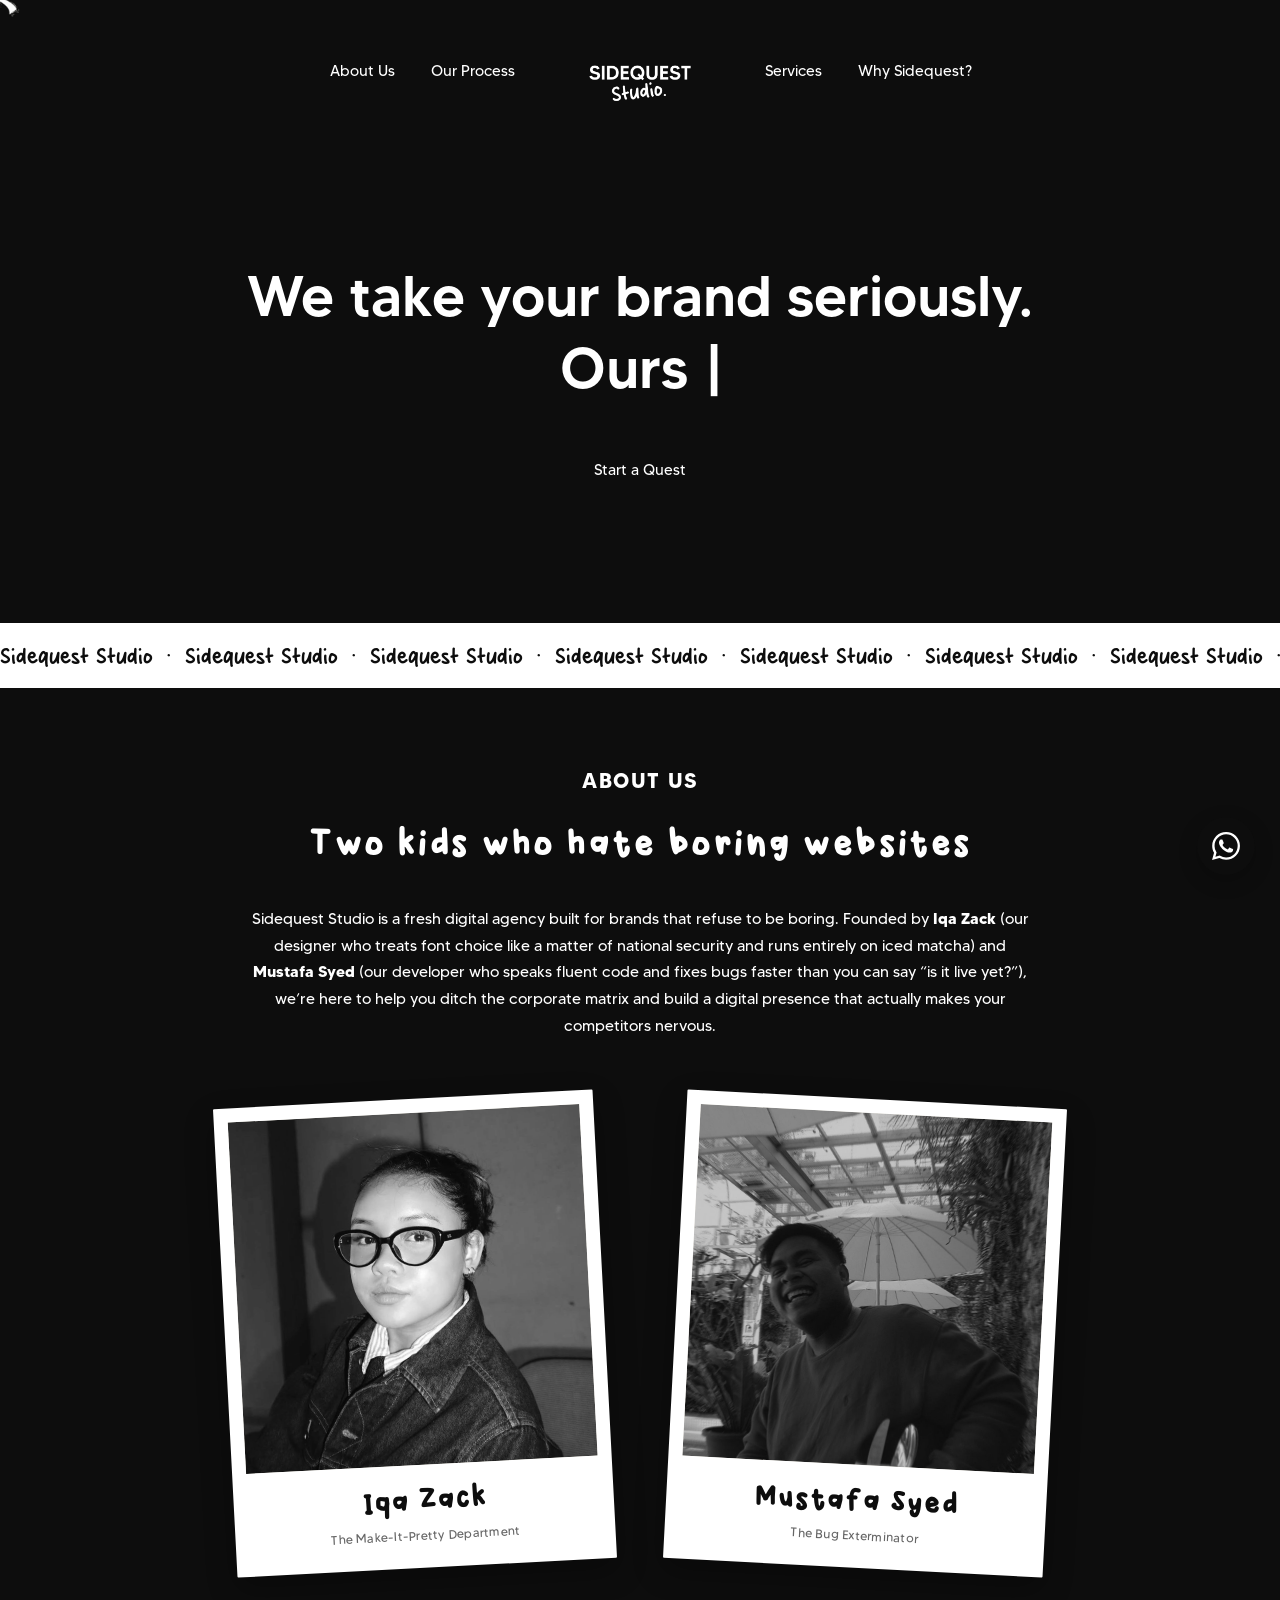
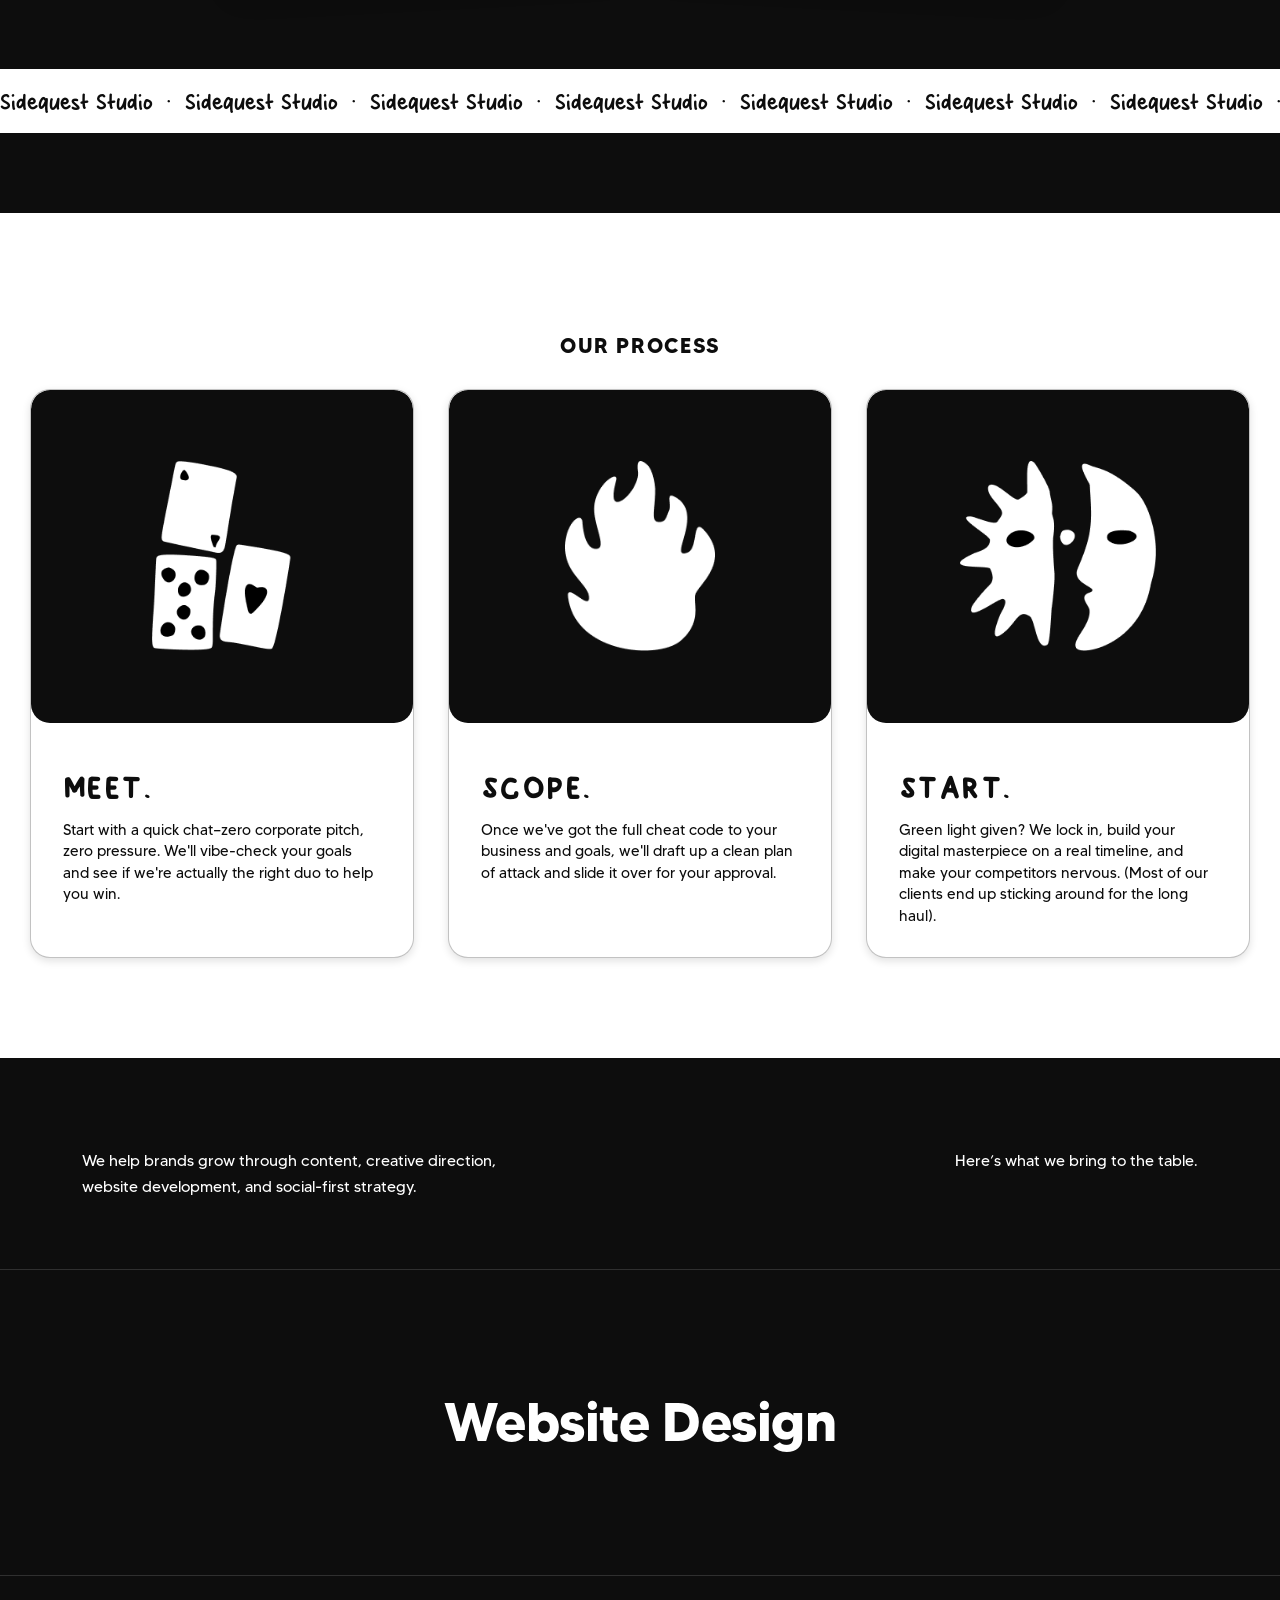
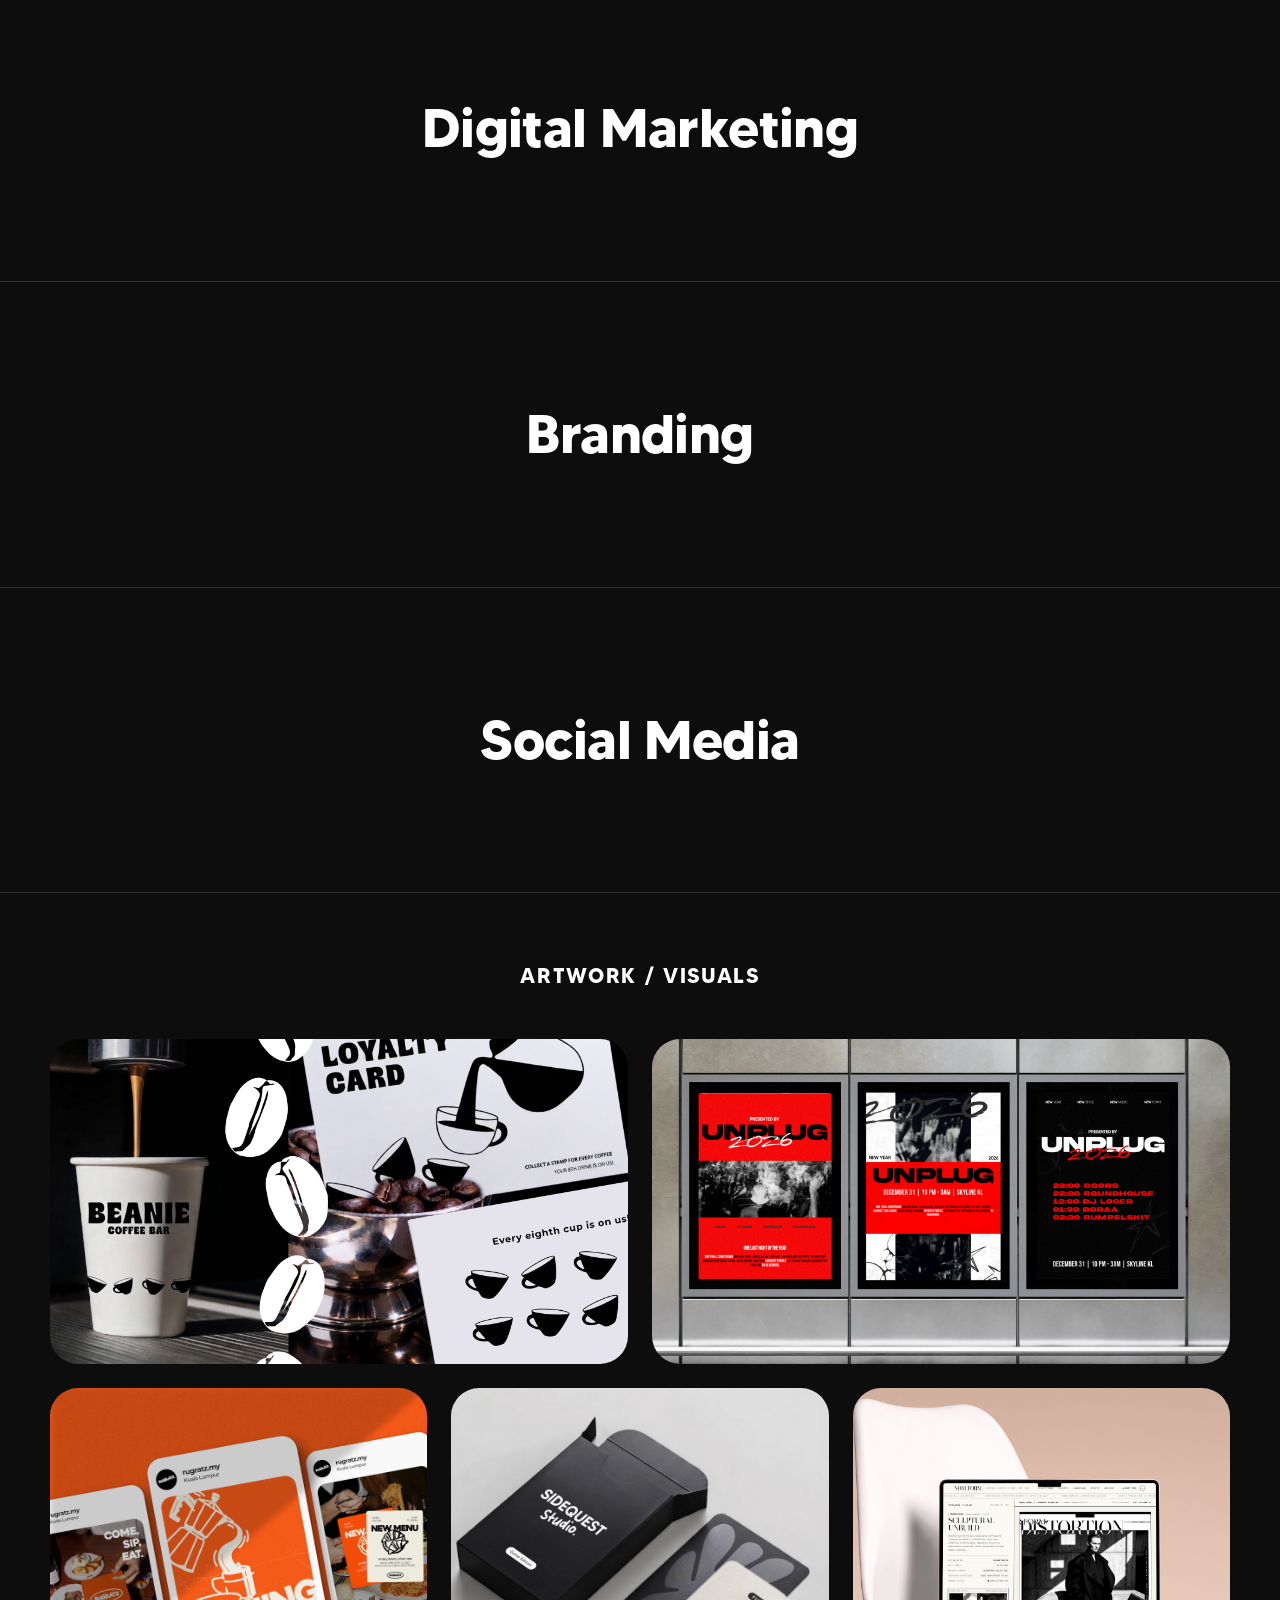
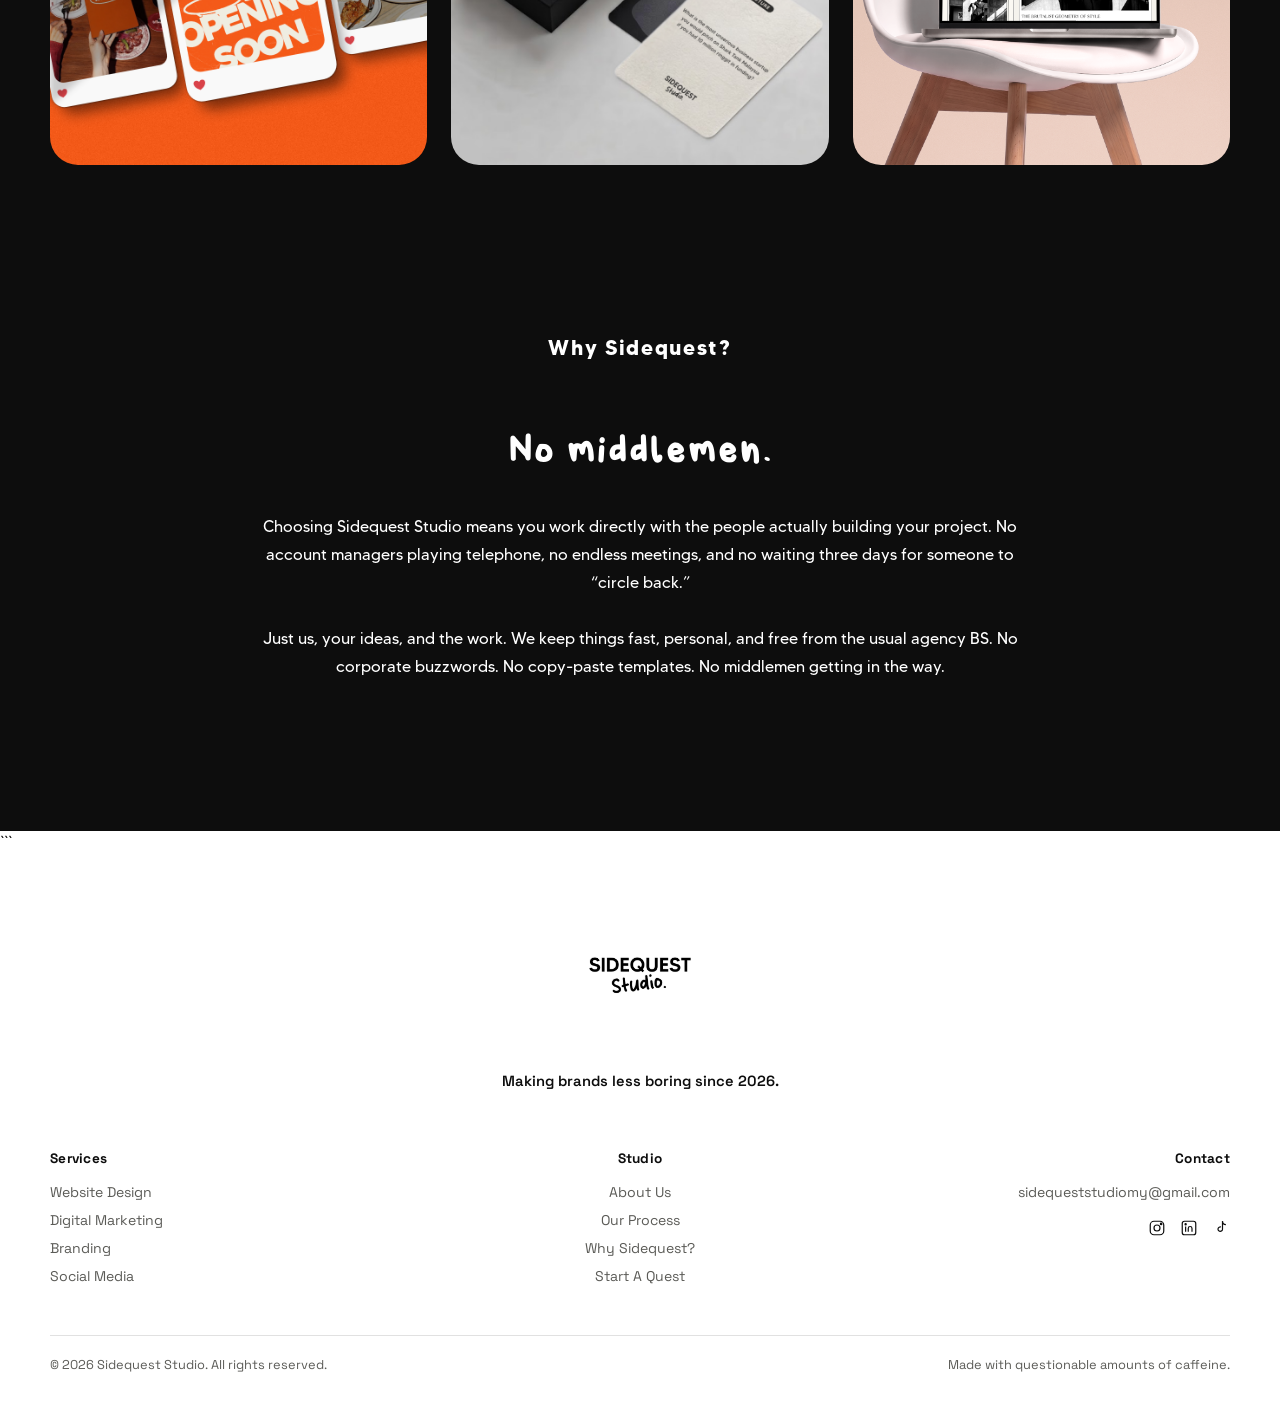
<file: index.html>
<!DOCTYPE html>
<html lang="en">
<head>
<meta name="facebook-domain-verification" content="5pte9oe4lq3rlxf0oij8tiokfjedm0" />
<meta charset="UTF-8">
<meta name="viewport" content="width=device-width, initial-scale=1.0">
<title>SideQuest Studio — Web Design &amp; Digital Marketing Malaysia</title>
<!-- OG METADATA-->
<meta name="description" content="SideQuest Studio is a Malaysia-based digital studio specialising in web design, website development, digital marketing, branding, and social media.">
<meta property="og:title" content="SideQuest Studio — Web Design & Digital Marketing Malaysia">
<meta property="og:description" content="Web design, digital marketing, branding, and social media for brands that hate boring. Based in Malaysia.">
<meta property="og:image" content="https://sidequeststudio.my/images/SIDEQUESTLOGO.png">
<meta property="og:url" content="https://sidequeststudio.my/">
<meta property="og:type" content="website">
<!--TWITTER/X METADATA-->
<meta name="twitter:card" content="summary_large_image">
<meta name="twitter:title" content="SideQuest Studio — Web Design & Digital Marketing Malaysia">
<meta name="twitter:description" content="Web design, digital marketing, branding, and social media for brands that hate boring. Based in Malaysia.">
<meta name="twitter:image" content="https://sidequeststudio.my/images/SIDEQUESTLOGO.png">

<link rel="canonical" href="https://sidequeststudio.my/">
<link rel="icon" type="image/png" href="images/logo/favicon.png">
<link rel="preconnect" href="https://fonts.googleapis.com">
<link rel="preconnect" href="https://fonts.gstatic.com" crossorigin>
<link href="https://fonts.googleapis.com/css2?family=Space+Grotesk:wght@400;500;600;700&family=Permanent+Marker&display=swap" rel="stylesheet">
<link rel="stylesheet" href="style.css">
</head>
<body>

<div class="custom-cursor" id="customCursor">
<img src="images/icons/cursor2.png" alt="">
</div>

<!-- ============ HEADER ============ -->
<header class="site-header">
  <nav class="nav-left">
    <a href="#about">About Us</a>
    <a href="#process">Our Process</a>
  </nav>

  <a href="#top" class="logo">
    <img src="images/logo/sq_white.png" alt="Sidequest LOGO">
  </a>

  <nav class="nav-right">
    <a href="#services">Services</a>
    <a href="#why-sidequest">Why Sidequest?</a>
  </nav>

  <button class="nav-toggle" aria-label="Open menu" aria-expanded="false">
    <span></span><span></span><span></span>
  </button>
</header>

<!-- mobile menu -->
<div class="mobile-menu">
  <a href="#about">About Us</a>
  <a href="#process">Our Process</a>
  <a href="#services">Services</a>
  <a href="#why-sidequest">Why Sidequest?</a>
</div>

<main id="top">

  <!-- ============ HERO ============ -->
  <section class="hero">
   <h1 class="hero-heading text-type">
  <span class="text-type__content">
    Web Design &amp; Digital Marketing Studio in Malaysia
  </span>
  <span class="text-type__cursor">|</span>
</h1>
    <a href="work-with-us/index.html" class="btn-outline" target="_blank" rel="noopener noreferrer">Start a Quest</a>
  </section>

  <!-- ============ MARQUEE ============ -->
<div class="marquee" aria-hidden="true">
  <div class="marquee-track">

       <div class="marquee-group">
      <span>Sidequest Studio&nbsp;&nbsp;•&nbsp;&nbsp;</span>
      <span>Sidequest Studio&nbsp;&nbsp;•&nbsp;&nbsp;</span>
      <span>Sidequest Studio&nbsp;&nbsp;•&nbsp;&nbsp;</span>
      <span>Sidequest Studio&nbsp;&nbsp;•&nbsp;&nbsp;</span>
      <span>Sidequest Studio&nbsp;&nbsp;•&nbsp;&nbsp;</span>
      <span>Sidequest Studio&nbsp;&nbsp;•&nbsp;&nbsp;</span>
      <span>Sidequest Studio&nbsp;&nbsp;•&nbsp;&nbsp;</span>
      <span>Sidequest Studio&nbsp;&nbsp;•&nbsp;&nbsp;</span>
      <span>Sidequest Studio&nbsp;&nbsp;•&nbsp;&nbsp;</span>
      <span>Sidequest Studio&nbsp;&nbsp;•&nbsp;&nbsp;</span>
      <span>Sidequest Studio&nbsp;&nbsp;•&nbsp;&nbsp;</span>
      <span>Sidequest Studio&nbsp;&nbsp;•&nbsp;&nbsp;</span>
      <span>Sidequest Studio&nbsp;&nbsp;•&nbsp;&nbsp;</span>
      <span>Sidequest Studio&nbsp;&nbsp;•&nbsp;&nbsp;</span>
      <span>Sidequest Studio&nbsp;&nbsp;•&nbsp;&nbsp;</span>
      <span>Sidequest Studio&nbsp;&nbsp;•&nbsp;&nbsp;</span>
      <span>Sidequest Studio&nbsp;&nbsp;•&nbsp;&nbsp;</span>
      <span>Sidequest Studio&nbsp;&nbsp;•&nbsp;&nbsp;</span>
      <span>Sidequest Studio&nbsp;&nbsp;•&nbsp;&nbsp;</span>
      <span>Sidequest Studio&nbsp;&nbsp;•&nbsp;&nbsp;</span>
    </div>

  </div>
</div>

  <!-- ============ ABOUT ============ -->
  <section id="about" class="about">
    <p class="eyebrow">ABOUT US</p>
    <h2 class="script-heading about-heading">Two kids who hate boring websites</h2>
    <p class="about-copy">
      Sidequest Studio is a fresh digital agency built for brands that refuse to be boring. Founded by
      <strong>Iqa Zack</strong> (our designer who treats font choice like a matter of national security and
      runs entirely on iced matcha) and <strong>Mustafa Syed</strong> (our developer who speaks fluent code and
      fixes bugs faster than you can say “is it live yet?”), we’re here to help you ditch the corporate matrix
      and build a digital presence that actually makes your competitors nervous.
    </p>

<div class="founder-grid">

<a href="https://www.behance.net/gallery/253203819/Portfolio-26" class="founder-link" target="_blank" rel="noopener noreferrer">
  <figure class="founder-card polaroid-left">
    <div class="image-placeholder">
      <img class="uploaded-preview" src="images/iqazack.jpg" alt="Iqa Zack">
    </div>

    <figcaption>
      <span class="founder-name">Iqa Zack</span>
      <span class="founder-role">The Make-It-Pretty Department</span>
    </figcaption>
  </figure>
</a>


<a href="https://mustafasyed.vercel.app/" class="founder-link" target="_blank" rel="noopener noreferrer">
  <figure class="founder-card polaroid-right">
    <div class="image-placeholder">
      <img class="uploaded-preview" src="images/mustafasyed.JPEG" alt="Mustafa Syed">
    </div>

    <figcaption>
      <span class="founder-name">Mustafa Syed</span>
      <span class="founder-role">The Bug Exterminator</span>
    </figcaption>
  </figure>
</a>

</div>

</section>

  <!-- ============ MARQUEE ============ -->
  <div class="marquee" aria-hidden="true">
  <div class="marquee-track">

    <div class="marquee-group">
      <span>Sidequest Studio&nbsp;&nbsp;•&nbsp;&nbsp;</span>
      <span>Sidequest Studio&nbsp;&nbsp;•&nbsp;&nbsp;</span>
      <span>Sidequest Studio&nbsp;&nbsp;•&nbsp;&nbsp;</span>
      <span>Sidequest Studio&nbsp;&nbsp;•&nbsp;&nbsp;</span>
      <span>Sidequest Studio&nbsp;&nbsp;•&nbsp;&nbsp;</span>
      <span>Sidequest Studio&nbsp;&nbsp;•&nbsp;&nbsp;</span>
      <span>Sidequest Studio&nbsp;&nbsp;•&nbsp;&nbsp;</span>
      <span>Sidequest Studio&nbsp;&nbsp;•&nbsp;&nbsp;</span>
      <span>Sidequest Studio&nbsp;&nbsp;•&nbsp;&nbsp;</span>
      <span>Sidequest Studio&nbsp;&nbsp;•&nbsp;&nbsp;</span>
      <span>Sidequest Studio&nbsp;&nbsp;•&nbsp;&nbsp;</span>
      <span>Sidequest Studio&nbsp;&nbsp;•&nbsp;&nbsp;</span>
      <span>Sidequest Studio&nbsp;&nbsp;•&nbsp;&nbsp;</span>
      <span>Sidequest Studio&nbsp;&nbsp;•&nbsp;&nbsp;</span>
      <span>Sidequest Studio&nbsp;&nbsp;•&nbsp;&nbsp;</span>
      <span>Sidequest Studio&nbsp;&nbsp;•&nbsp;&nbsp;</span>
      <span>Sidequest Studio&nbsp;&nbsp;•&nbsp;&nbsp;</span>
      <span>Sidequest Studio&nbsp;&nbsp;•&nbsp;&nbsp;</span>
      <span>Sidequest Studio&nbsp;&nbsp;•&nbsp;&nbsp;</span>
      <span>Sidequest Studio&nbsp;&nbsp;•&nbsp;&nbsp;</span>
    </div>

  </div>
</div>


  <!-- ============ OUR PROCESS ============ -->
  <section class="process" id="process">
    <p class="eyebrow eyebrow-dark">OUR PROCESS</p>

    <div class="process-grid">
      <div class="process-card">
        <div class="process-icon">
          <img src="images/icons/meeticon.png" alt="Meet">
        </div>
        <h3 class="script-heading small">MEET.</h3>
        <p>Start with a quick chat—zero corporate pitch, zero pressure. We'll vibe-check your goals and see if we're actually the right duo to help you win.</p>
      </div>

      <div class="process-card">
        <div class="process-icon">
          <img src="images/icons/scopeicon.png" alt="Meet">
        </div>
        <h3 class="script-heading small">SCOPE.</h3>
        <p>Once we've got the full cheat code to your business and goals, we'll draft up a clean plan of attack and slide it over for your approval.</p>
      </div>

      <div class="process-card">
        <div class="process-icon">
          <img src="images/icons/starticon.png" alt="Meet">
        </div>
        <h3 class="script-heading small">START.</h3>
        <p>Green light given? We lock in, build your digital masterpiece on a real timeline, and make your competitors nervous. (Most of our clients end up sticking around for the long haul).</p>
      </div>
    </div>
  </section>

  <!-- ============ SERVICES ============ -->
  <section class="services" id="services">
   <div class="services-intro">
     <p>We help brands grow through content, creative direction, website development, and social-first strategy.</p>
     <p class="align-right">Here’s what we bring to the table.</p>
   </div>

    <div class="services-list" id="servicesList">
      <div class="service-row" data-index="0">
        <span class="service-name">Website Design</span>
      </div>
      <div class="service-row" data-index="1">
        <span class="service-name">Digital Marketing</span>
      </div>
      <div class="service-row" data-index="2">
        <span class="service-name">Branding</span>
      </div>
      <div class="service-row" data-index="3">
        <span class="service-name">Social Media</span>
      </div>
    </div>
  </section>



<!-- ============ ARTWORK / VISUALS ============ -->
<section class="artwork">
  <p class="eyebrow">ARTWORK / VISUALS</p>

  <div class="artwork-grid">

    <div class="artwork-placeholder">
      <img src="images/artwork/artwork1.png" alt="Sidequest Studio project">
    </div>

    <div class="artwork-placeholder">
      <img src="images/artwork/artwork2.png" alt="Sidequest Studio project">
    </div>

    <div class="artwork-placeholder">
      <img src="images/artwork/artwork3.png" alt="Sidequest Studio project">
    </div>

    <div class="artwork-placeholder">
      <img src="images/artwork/artwork4.png" alt="Sidequest Studio project">
    </div>

    <div class="artwork-placeholder">
      <img src="images/artwork/artwork5.png" alt="Sidequest Studio project">
    </div>

  </div>
</section>


<!-- ============ WHY SIDEQUEST ============ -->
<section class="why" id="why-sidequest">
  <p class="eyebrow">Why Sidequest?</p>

  <h2 class="why-title">No middlemen.</h2>

  <p class="why-copy">
    Choosing Sidequest Studio means you work directly with the people actually
    building your project. No account managers playing telephone, no endless
    meetings, and no waiting three days for someone to “circle back.”
    <br><br>
    Just us, your ideas, and the work. We keep things fast, personal, and free
    from the usual agency BS. No corporate buzzwords. No copy-paste templates.
    No middlemen getting in the way.
  </p>
</section>
```


</main>

<!-- ============ FOOTER ============ -->
<footer class="site-footer">
  <div class="footer-top">
    <a href="#top" class="logo footer-logo">
      <img src="images/logo/sq_black.png" alt="sidequestlogo">
    </a>
    <p class="footer-tagline">Making brands less boring since 2026.</p>
  </div>

  <div class="footer-columns">
    <div class="footer-col">
      <h4>Services</h4>
      <a href="#services">Website Design</a>
      <a href="#services">Digital Marketing</a>
      <a href="#services">Branding</a>
      <a href="#services">Social Media</a>
    </div>
    <div class="footer-col footer-col-center">
      <h4>Studio</h4>
      <a href="#about">About Us</a>
      <a href="#process">Our Process</a>
      <a href="#why-sidequest">Why Sidequest?</a>
      <a href="work-with-us/index.html" target="_blank" rel="noopener noreferrer">Start A Quest</a>
    </div>
    <div class="footer-col footer-col-right">
      <h4>Contact</h4>
      <a href="mailto:sidequeststudiomy@gmail.com">sidequeststudiomy@gmail.com</a>
      <div class="social-row">
        <a href="https://www.instagram.com/sidequeststudiomy" target="_blank" aria-label="Instagram">
          <svg viewBox="0 0 24 24" width="18" height="18" fill="none" stroke="currentColor" stroke-width="1.6"><rect x="3" y="3" width="18" height="18" rx="5"/><circle cx="12" cy="12" r="4"/><circle cx="17.5" cy="6.5" r="1"/></svg>
        </a>
        <a href="#" target="_blank" aria-label="LinkedIn">
          <svg viewBox="0 0 24 24" width="18" height="18" fill="none" stroke="currentColor" stroke-width="1.6"><rect x="3" y="3" width="18" height="18" rx="3"/><line x1="7.5" y1="10" x2="7.5" y2="17"/><circle cx="7.5" cy="7" r="0.8" fill="currentColor"/><path d="M11 17v-4.5c0-1.5 1-2.5 2.5-2.5s2.5 1 2.5 2.5V17"/></svg>
        </a>
        <a href="#" target="_blank" aria-label="TikTok">
          <svg viewBox="0 0 24 24" width="18" height="18" fill="none" stroke="currentColor" stroke-width="1.6"><path d="M14 3v10.5a3 3 0 1 1-2-2.83"/><path d="M14 3c0 2.5 2 4.5 4.5 4.5"/></svg>
        </a>
      </div>
    </div>
  </div>

  <div class="footer-divider"></div>

  <div class="footer-bottom">
    <span>© 2026 Sidequest Studio. All rights reserved.</span>
    <span>Made with questionable amounts of caffeine.</span>
  </div>
</footer>

<script src="script.js"></script>

<a href="https://wa.me/601121562291"
   class="whatsapp-float"
   target="_blank"
   rel="noopener noreferrer"
   aria-label="Chat with us on WhatsApp">
  <svg viewBox="0 0 24 24" aria-hidden="true">
    <path d="M20.52 3.48A11.86 11.86 0 0 0 12.06 0C5.5 0 .16 5.34.16 11.9c0 2.1.55 4.15 1.6 5.96L.05 24l6.28-1.65a11.9 11.9 0 0 0 5.72 1.46h.01c6.56 0 11.9-5.34 11.9-11.9 0-3.18-1.24-6.17-3.44-8.43ZM12.06 21.8h-.01a9.87 9.87 0 0 1-5.03-1.38l-.36-.21-3.73.98 1-3.64-.23-.37a9.87 9.87 0 0 1-1.51-5.28c0-5.46 4.44-9.9 9.9-9.9 2.65 0 5.14 1.03 7.01 2.91a9.84 9.84 0 0 1 2.89 7c0 5.46-4.44 9.9-9.9 9.9Zm5.43-7.42c-.3-.15-1.77-.87-2.05-.97-.27-.1-.47-.15-.67.15-.2.3-.77.97-.95 1.17-.17.2-.35.22-.65.07-.3-.15-1.25-.46-2.38-1.47-.88-.79-1.47-1.77-1.64-2.07-.17-.3-.02-.46.13-.61.13-.13.3-.35.45-.52.15-.17.2-.3.3-.5.1-.2.05-.37-.02-.52-.07-.15-.67-1.62-.92-2.22-.24-.58-.49-.5-.67-.51h-.57c-.2 0-.52.07-.8.37-.27.3-1.05 1.02-1.05 2.5s1.07 2.9 1.22 3.1c.15.2 2.1 3.2 5.08 4.49.71.31 1.26.5 1.69.64.71.23 1.36.2 1.87.12.57-.09 1.77-.72 2.02-1.42.25-.7.25-1.3.17-1.42-.07-.12-.27-.2-.57-.35Z"/>
  </svg>
</a>

</body>
</html>
</file>
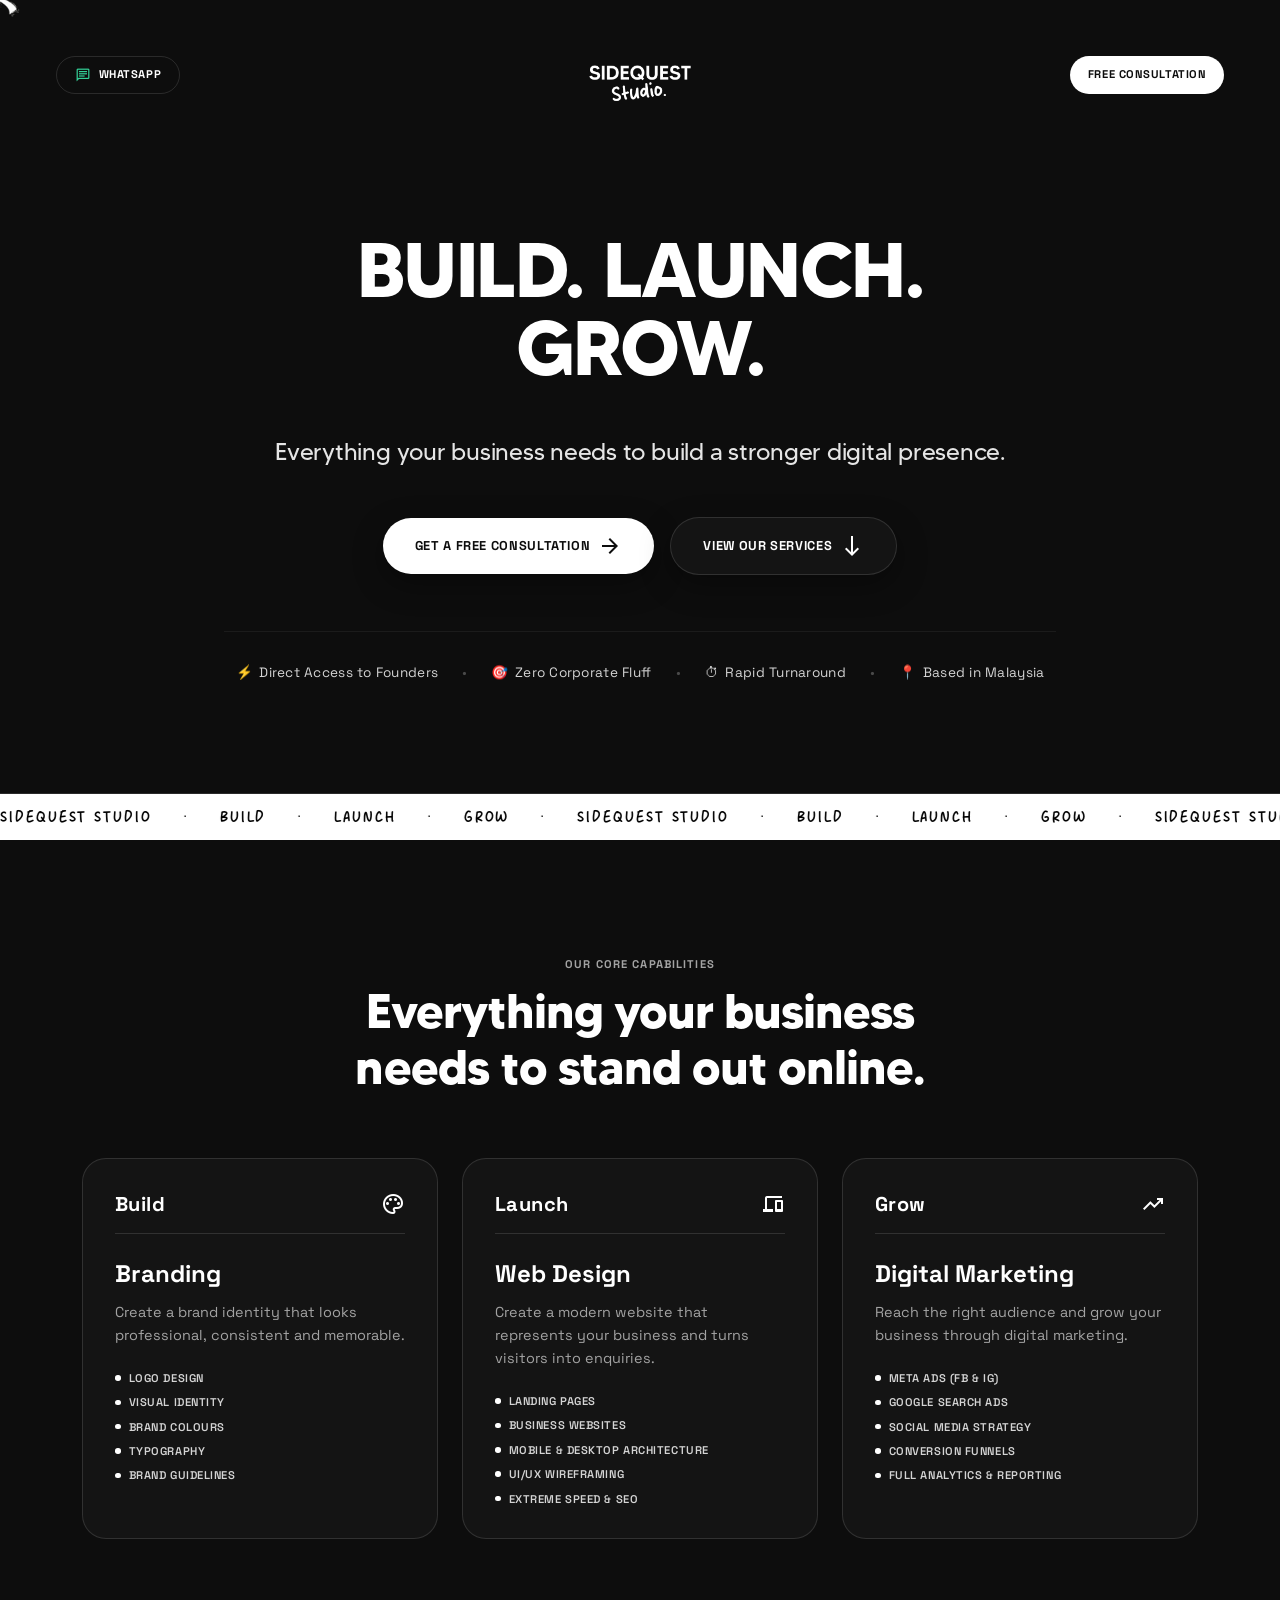
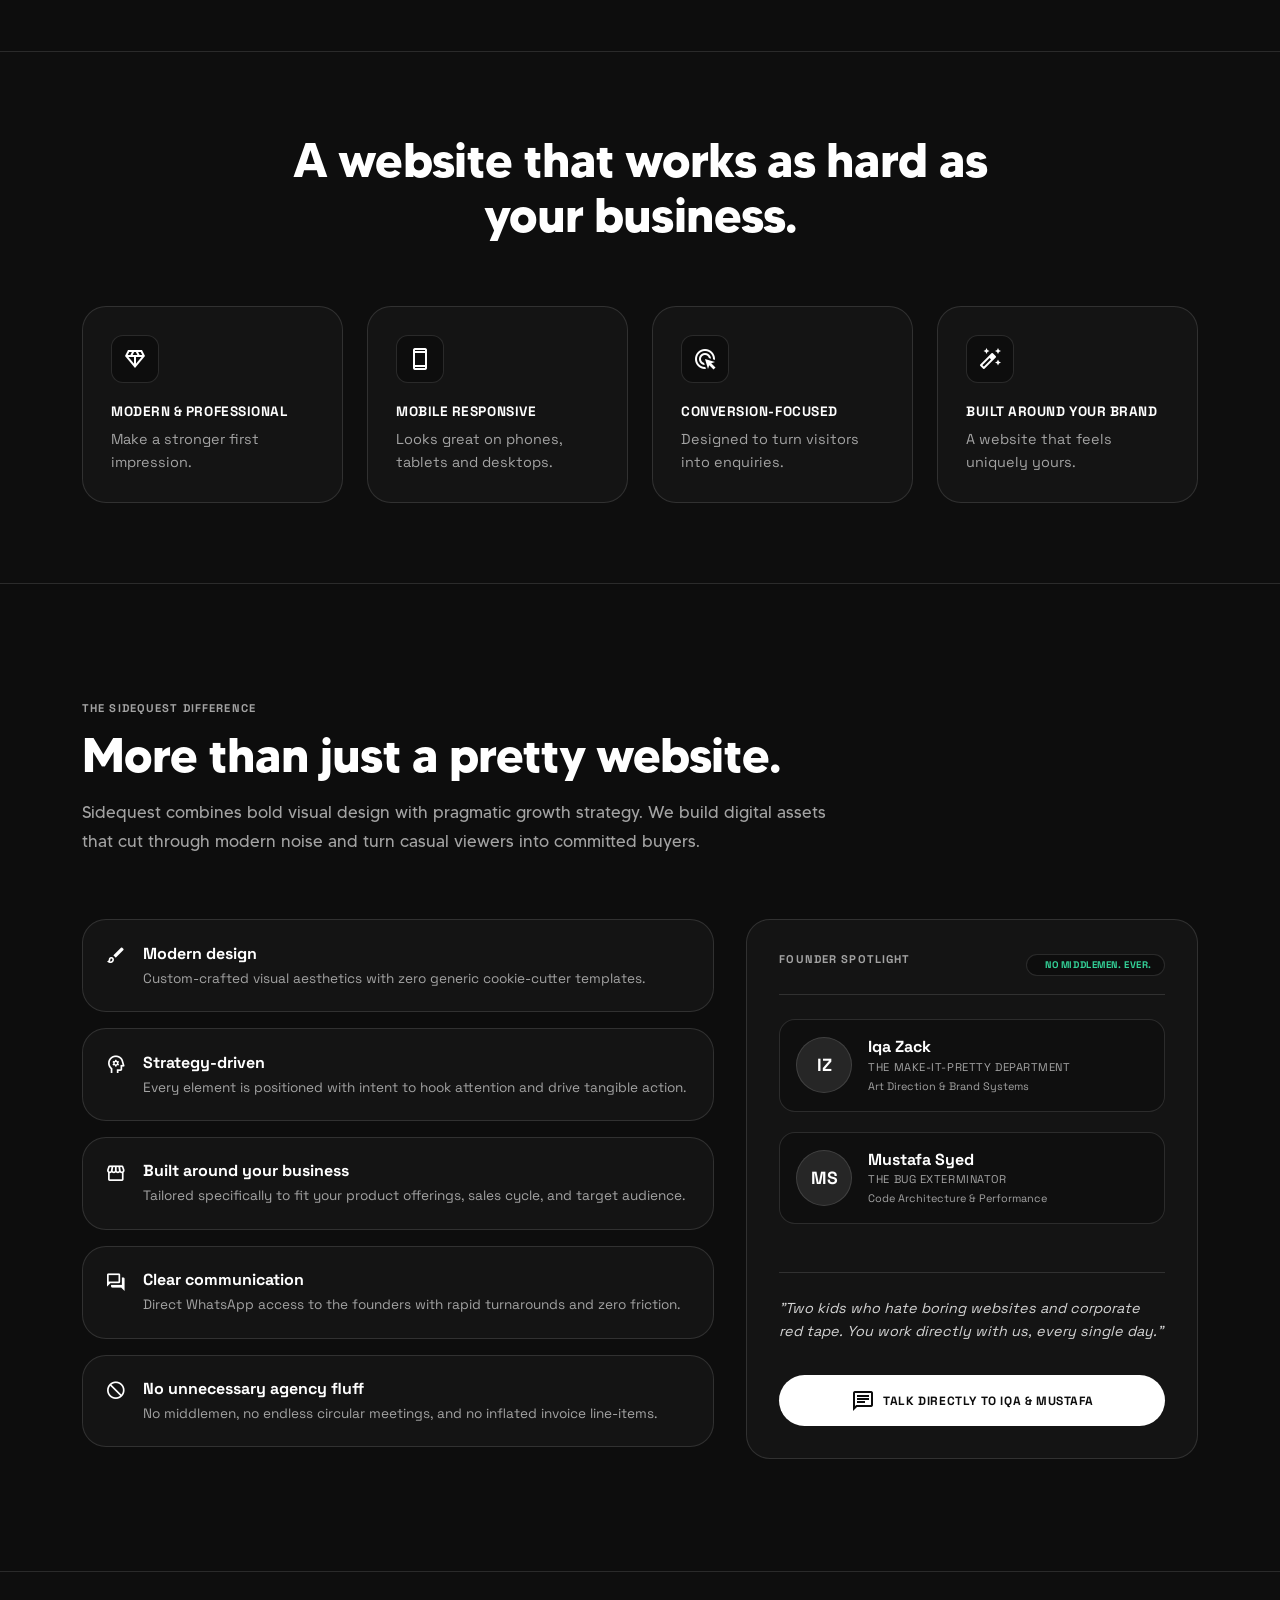
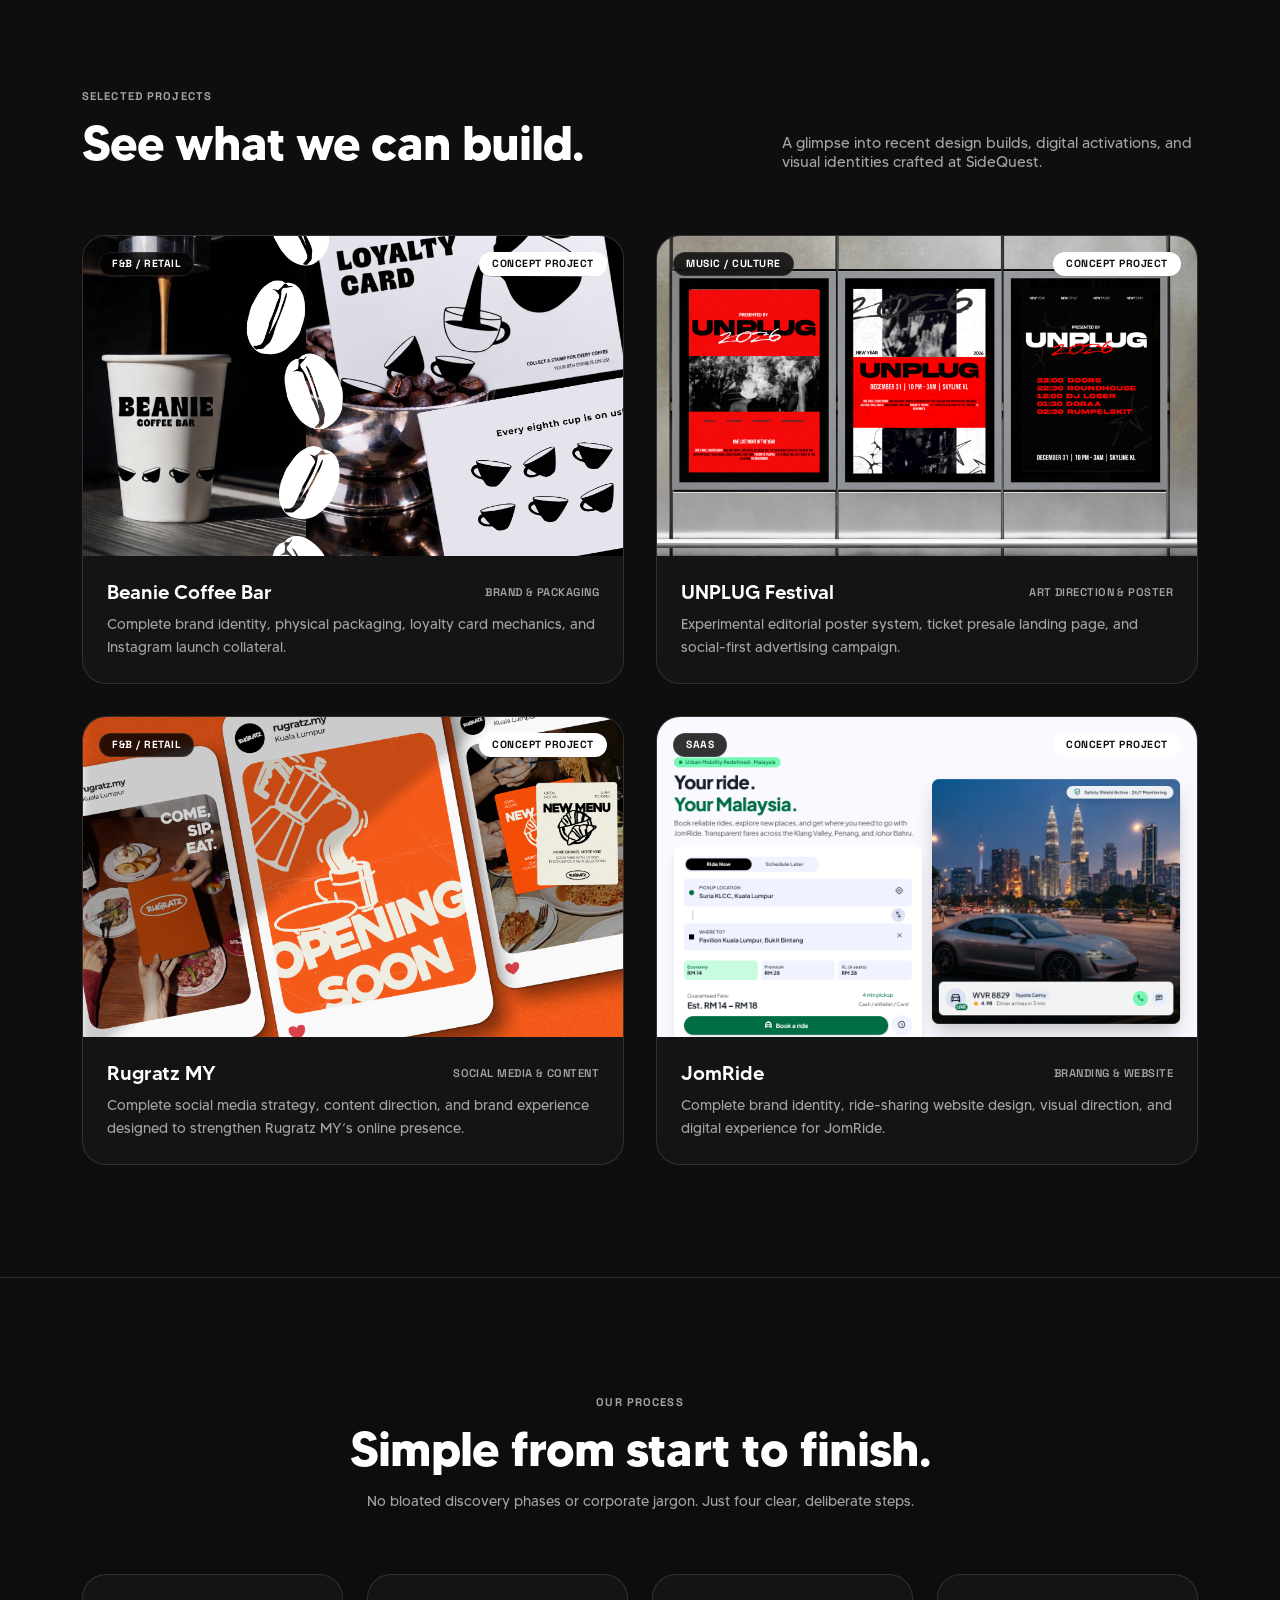
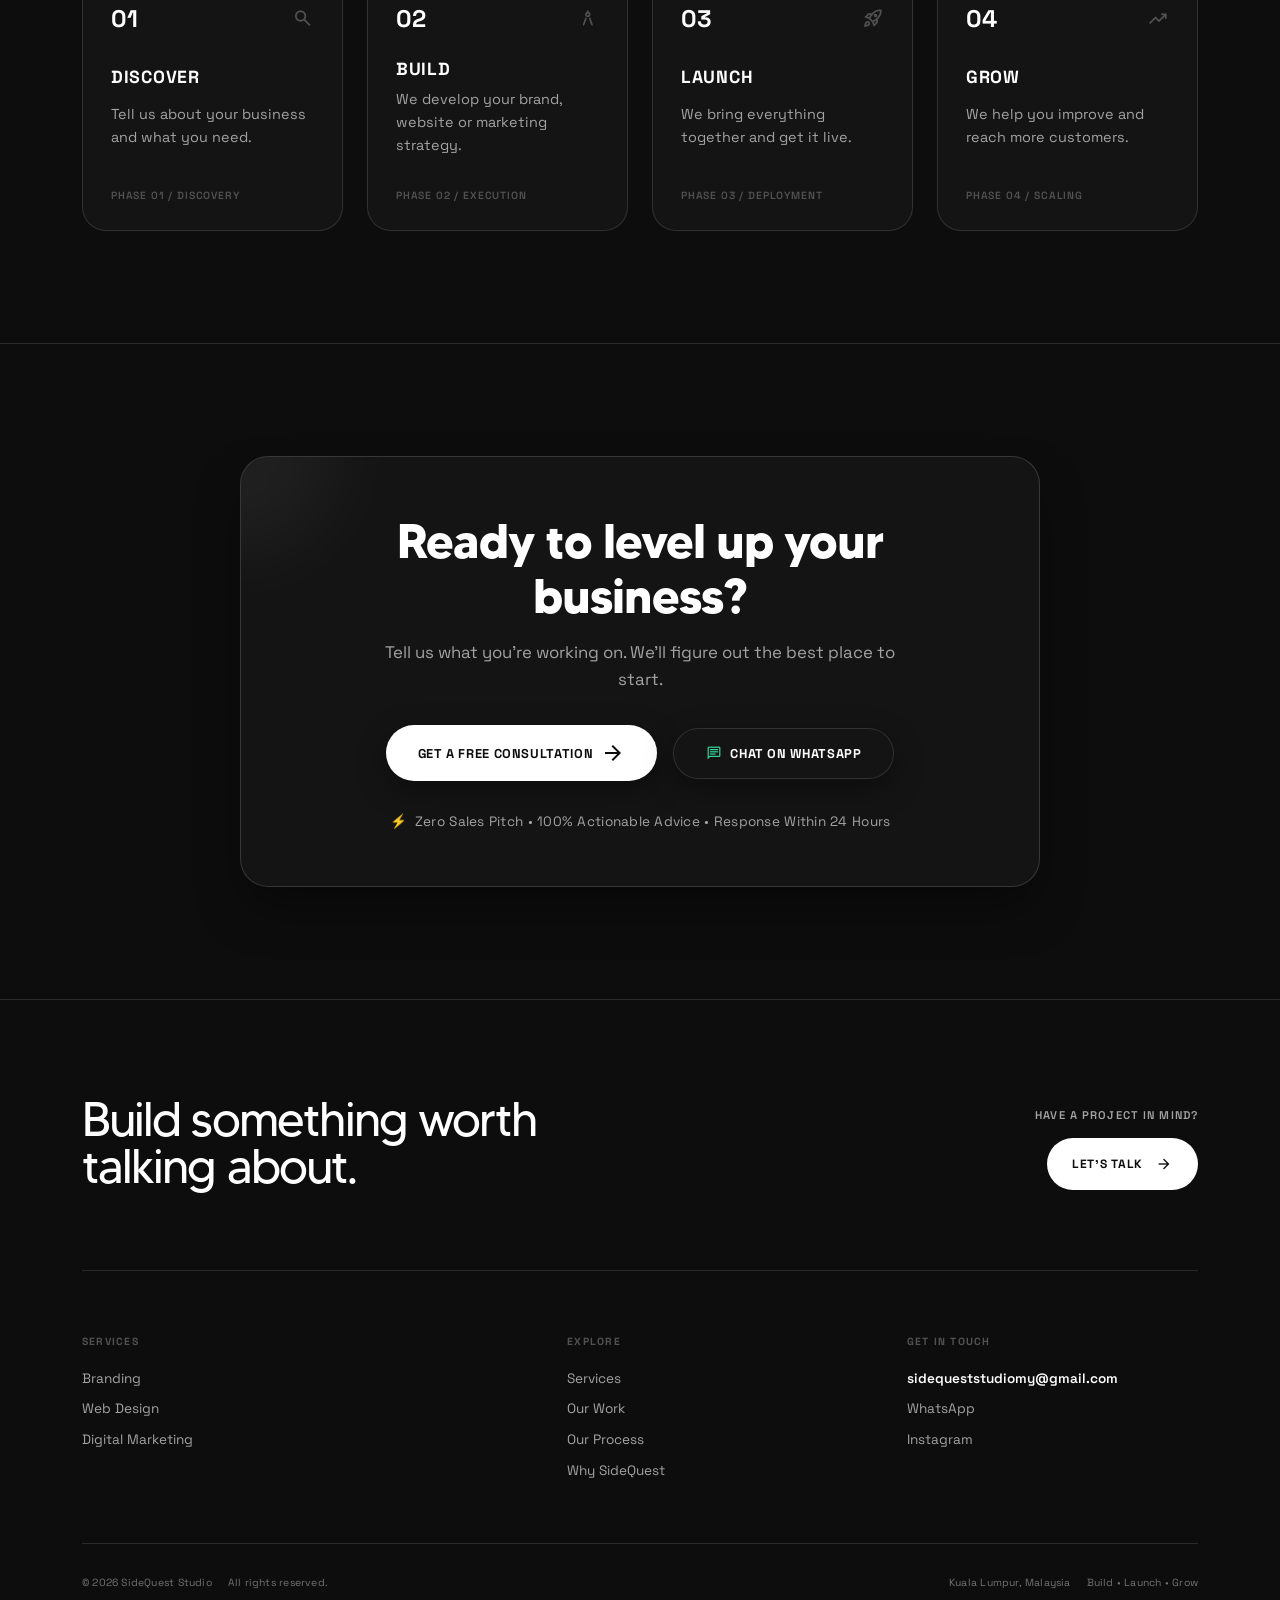
<file: work-with-us/index.html>
<!DOCTYPE html>
<html lang="en">
<head>
<meta name="facebook-domain-verification" content="5pte9oe4lq3rlxf0oij8tiokfjedm0" />
<meta charset="UTF-8">
<meta name="viewport" content="width=device-width, initial-scale=1.0">
<title>SideQuest Studio — Build. Launch. Grow.</title>
<meta name="description" content="Branding, web design and digital marketing for Malaysian businesses ready to level up. Get a free consultation today.">

<link rel="preconnect" href="https://fonts.googleapis.com">
<link rel="preconnect" href="https://fonts.gstatic.com" crossorigin>
<link href="https://fonts.googleapis.com/css2?family=Space+Grotesk:wght@400;500;600;700&display=swap" rel="stylesheet">
<link href="https://fonts.googleapis.com/css2?family=Material+Symbols+Outlined:wght,FILL@100..700,0..1&display=swap" rel="stylesheet">
<link rel="icon" type="image/png" href="/images/logo/favicon.png">
<link rel="stylesheet" href="/work-with-us/style.css">
</head>
<body>

<div class="custom-cursor" id="customCursor">
<img src="/work-with-us/cursor/cursor2.png" alt="">
</div>

<header class="site-header">
  <div class="header-inner">

    <!-- LEFT: WhatsApp -->
    <div class="header-left">
      <a
        href="https://wa.me/601121562291"
        target="_blank"
        rel="noopener noreferrer"
        class="btn btn-outline btn-sm header-whatsapp"
      >
        <span class="material-symbols-outlined icon-whatsapp">chat</span>
        <span>WhatsApp</span>
      </a>
    </div>

    <!-- CENTER: Logo -->
  <a href="/" class="logo" aria-label="SideQuest Studio">
  <img
    src="/work-with-us/logo/sq_white.png"
    alt="SideQuest Studio Logo"
    class="header-logo-img"
  >
</a>

    <!-- RIGHT: Free Consultation -->
    <div class="header-right">
      <button class="btn btn-primary btn-sm" data-open-modal>
        Free Consultation
      </button>
    </div>

  </div>
</header>

<main>

  <!-- HERO -->
  <section class="hero">
    <div class="hero-glow" aria-hidden="true"></div>
    <div class="container hero-inner">

  <h1 class="hero-title">
  <span class="hero-line">
    <span>Build.</span>
    <span>Launch.</span>
  </span>
  <span class="hero-line">
    <span>Grow.</span>
  </span>
</h1>
      <p class="hero-subtitle">Everything your business needs to build a stronger digital presence.</p>

      <div class="hero-ctas">
        <button class="btn btn-primary btn-lg" data-open-modal>
          <span>Get a Free Consultation</span>
          <span class="material-symbols-outlined">arrow_forward</span>
        </button>
        <a href="#services" class="btn btn-secondary btn-lg">
          <span>View Our Services</span>
          <span class="material-symbols-outlined">south</span>
        </a>
      </div>

      <div class="trust-bar">
        <div class="trust-item"><span>⚡</span><span>Direct Access to Founders</span></div>
        <span class="trust-sep">•</span>
        <div class="trust-item"><span>🎯</span><span>Zero Corporate Fluff</span></div>
        <span class="trust-sep">•</span>
        <div class="trust-item"><span>⏱</span><span>Rapid Turnaround</span></div>
        <span class="trust-sep">•</span>
        <div class="trust-item"><span>📍</span><span>Based in Malaysia</span></div>
      </div>
    </div>
  </section>

  <!-- MARQUEE -->
<div class="marquee-wrap">
  <div class="marquee-track">

    <div class="marquee-group">
      <span>SIDEQUEST STUDIO</span>
      <span class="dot">•</span>
      <span>BUILD</span>
      <span class="dot">•</span>
      <span>LAUNCH</span>
      <span class="dot">•</span>
      <span>GROW</span>
      <span class="dot">•</span>
      <span>SIDEQUEST STUDIO</span>
      <span class="dot">•</span>
      <span>BUILD</span>
      <span class="dot">•</span>
      <span>LAUNCH</span>
      <span class="dot">•</span>
      <span>GROW</span>
      <span class="dot">•</span>
      <span>SIDEQUEST STUDIO</span>
      <span class="dot">•</span>
      <span>BUILD</span>
      <span class="dot">•</span>
      <span>LAUNCH</span>
      <span class="dot">•</span>
      <span>GROW</span>
      <span class="dot">•</span>
      <span>SIDEQUEST STUDIO</span>
      <span class="dot">•</span>
      <span>BUILD</span>
      <span class="dot">•</span>
      <span>LAUNCH</span>
      <span class="dot">•</span>
      <span>GROW</span>
      <span class="dot">•</span>
      <span>SIDEQUEST STUDIO</span>
      <span class="dot">•</span>
      <span>BUILD</span>
      <span class="dot">•</span>
      <span>LAUNCH</span>
      <span class="dot">•</span>
      <span>GROW</span>
      <span class="dot">•</span>
      <span>SIDEQUEST STUDIO</span>
      <span class="dot">•</span>
      <span>BUILD</span>
      <span class="dot">•</span>
      <span>LAUNCH</span>
      <span class="dot">•</span>
      <span>GROW</span>
      <span class="dot">•</span>
    </div>

  </div>
</div>

  <!-- SERVICES -->
  <section class="services" id="services">
    <div class="container">
      <div class="section-head section-head-center">
        <div class="section-kicker">Our Core Capabilities</div>
        <h2 class="section-title">Everything your business needs to stand out online.</h2>
      </div>

      <div class="services-grid">

        <article class="service-card">
          <div class="service-card-top">
            <div class="service-card-header">
              <span class="service-name">Build</span>
              <span class="material-symbols-outlined service-icon">palette</span>
            </div>
            <h3 class="service-title">Branding</h3>
            <p class="service-desc">Create a brand identity that looks professional, consistent and memorable.</p>
            <ul class="service-list">
              <li><span class="bullet"></span>Logo Design</li>
              <li><span class="bullet"></span>Visual Identity</li>
              <li><span class="bullet"></span>Brand Colours</li>
              <li><span class="bullet"></span>Typography</li>
              <li><span class="bullet"></span>Brand Guidelines</li>
            </ul>
          </div>
        </article>

        <article class="service-card">
          <div class="service-card-top">
            <div class="service-card-header">
              <div class="service-name-wrap">
                <span class="service-name">Launch</span>
              </div>
              <span class="material-symbols-outlined service-icon">devices</span>
            </div>
            <h3 class="service-title">Web Design</h3>
            <p class="service-desc">Create a modern website that represents your business and turns visitors into enquiries.</p>
            <ul class="service-list">
              <li><span class="bullet"></span>Landing Pages</li>
              <li><span class="bullet"></span>Business Websites</li>
              <li><span class="bullet"></span>Mobile &amp; Desktop Architecture</li>
              <li><span class="bullet"></span>UI/UX Wireframing</li>
              <li><span class="bullet"></span>Extreme Speed &amp; SEO</li>
            </ul>
          </div>
        </article>

        <article class="service-card">
          <div class="service-card-top">
            <div class="service-card-header">
              <span class="service-name">Grow</span>
              <span class="material-symbols-outlined service-icon">trending_up</span>
            </div>
            <h3 class="service-title">Digital Marketing</h3>
            <p class="service-desc">Reach the right audience and grow your business through digital marketing.</p>
            <ul class="service-list">
              <li><span class="bullet"></span>Meta Ads (FB &amp; IG)</li>
              <li><span class="bullet"></span>Google Search Ads</li>
              <li><span class="bullet"></span>Social Media Strategy</li>
              <li><span class="bullet"></span>Conversion Funnels</li>
              <li><span class="bullet"></span>Full Analytics &amp; Reporting</li>
            </ul>
          </div>
        </article>

      </div>
    </div>
  </section>

  <!-- HIGHLIGHTS -->
  <section class="highlights">
    <div class="container">
      <div class="section-head section-head-center highlights-head">
        <h2 class="section-title">A website that works as hard as your business.</h2>
      </div>

      <div class="highlights-grid">
        <div class="highlight-card">
          <div class="highlight-icon"><span class="material-symbols-outlined">diamond</span></div>
          <h3 class="highlight-title">Modern &amp; Professional</h3>
          <p class="highlight-desc">Make a stronger first impression.</p>
        </div>
        <div class="highlight-card">
          <div class="highlight-icon"><span class="material-symbols-outlined">smartphone</span></div>
          <h3 class="highlight-title">Mobile Responsive</h3>
          <p class="highlight-desc">Looks great on phones, tablets and desktops.</p>
        </div>
        <div class="highlight-card">
          <div class="highlight-icon"><span class="material-symbols-outlined">ads_click</span></div>
          <h3 class="highlight-title">Conversion-Focused</h3>
          <p class="highlight-desc">Designed to turn visitors into enquiries.</p>
        </div>
        <div class="highlight-card">
          <div class="highlight-icon"><span class="material-symbols-outlined">auto_fix_high</span></div>
          <h3 class="highlight-title">Built Around Your Brand</h3>
          <p class="highlight-desc">A website that feels uniquely yours.</p>
        </div>
      </div>
    </div>
  </section>

  <!-- WHY SIDEQUEST -->
  <section class="why">
    <div class="container">
      <div class="why-intro">
        <div class="section-kicker">The SideQuest Difference</div>
        <h2 class="section-title">More than just a pretty website.</h2>
        <p class="why-copy">Sidequest combines bold visual design with pragmatic growth strategy. We build digital assets that cut through modern noise and turn casual viewers into committed buyers.</p>
      </div>

      <div class="why-grid">

        <div class="why-pillars">
          <div class="pillar-card">
            <span class="material-symbols-outlined pillar-icon">brush</span>
            <div>
              <h3 class="pillar-title">Modern design</h3>
              <p class="pillar-desc">Custom-crafted visual aesthetics with zero generic cookie-cutter templates.</p>
            </div>
          </div>
          <div class="pillar-card">
            <span class="material-symbols-outlined pillar-icon">psychology</span>
            <div>
              <h3 class="pillar-title">Strategy-driven</h3>
              <p class="pillar-desc">Every element is positioned with intent to hook attention and drive tangible action.</p>
            </div>
          </div>
          <div class="pillar-card">
            <span class="material-symbols-outlined pillar-icon">storefront</span>
            <div>
              <h3 class="pillar-title">Built around your business</h3>
              <p class="pillar-desc">Tailored specifically to fit your product offerings, sales cycle, and target audience.</p>
            </div>
          </div>
          <div class="pillar-card">
            <span class="material-symbols-outlined pillar-icon">forum</span>
            <div>
              <h3 class="pillar-title">Clear communication</h3>
              <p class="pillar-desc">Direct WhatsApp access to the founders with rapid turnarounds and zero friction.</p>
            </div>
          </div>
          <div class="pillar-card">
            <span class="material-symbols-outlined pillar-icon">block</span>
            <div>
              <h3 class="pillar-title">No unnecessary agency fluff</h3>
              <p class="pillar-desc">No middlemen, no endless circular meetings, and no inflated invoice line-items.</p>
            </div>
          </div>
        </div>

        <div class="founder-card">
          <div class="founder-card-top">
            <span class="section-kicker">Founder Spotlight</span>
            <span class="pill-live"><span class="pulse-dot pulse-dot-sm"></span>No Middlemen. Ever.</span>
          </div>

          <div class="founder-list">
            <div class="founder-row">
              <div class="founder-avatar">IZ</div>
              <div>
                <h3 class="founder-name">Iqa Zack</h3>
                <p class="founder-role">The Make-It-Pretty Department</p>
                <span class="founder-tag">Art Direction &amp; Brand Systems</span>
              </div>
            </div>
            <div class="founder-row">
              <div class="founder-avatar">MS</div>
              <div>
                <h3 class="founder-name">Mustafa Syed</h3>
                <p class="founder-role">The Bug Exterminator</p>
                <span class="founder-tag">Code Architecture &amp; Performance</span>
              </div>
            </div>
          </div>

          <p class="founder-quote">"Two kids who hate boring websites and corporate red tape. You work directly with us, every single day."</p>

          <a href="https://wa.me/601121562291" target="_blank" rel="noopener noreferrer" class="btn btn-primary btn-block">
            <span class="material-symbols-outlined">chat</span>
            <span>Talk Directly to Iqa &amp; Mustafa</span>
          </a>
        </div>

      </div>
    </div>
  </section>

  <!-- WORK -->
  <section class="work">
    <div class="container">
      <div class="work-head">
        <div>
          <div class="section-kicker">Selected Projects</div>
          <h2 class="section-title">See what we can build.</h2>
        </div>
        <p class="work-copy">A glimpse into recent design builds, digital activations, and visual identities crafted at SideQuest.</p>
      </div>

      <div class="work-grid">

        <article class="work-card">
          <div class="work-image-wrap">
            <img src="/images/artwork/artwork1.png" alt="Beanie Coffee Bar Branding and Packaging Design" class="work-image">
            <span class="tag-overlay">F&amp;B / Retail</span>
            <span class="tag-overlay tag-overlay-solid">Concept Project</span>
          </div>
          <div class="work-body">
            <div class="work-row">
              <h3 class="work-title">Beanie Coffee Bar</h3>
              <span class="work-meta">Brand &amp; Packaging</span>
            </div>
            <p class="work-desc">Complete brand identity, physical packaging, loyalty card mechanics, and Instagram launch collateral.</p>
          </div>
        </article>

        <article class="work-card">
          <div class="work-image-wrap">
            <img src="/images/artwork/artwork2.png" alt="UNPLUG Festival Art Direction" class="work-image">
            <span class="tag-overlay">Music / Culture</span>
            <span class="tag-overlay tag-overlay-solid">Concept Project</span>
          </div>
          <div class="work-body">
            <div class="work-row">
              <h3 class="work-title">UNPLUG Festival</h3>
              <span class="work-meta">Art Direction &amp; Poster</span>
            </div>
            <p class="work-desc">Experimental editorial poster system, ticket presale landing page, and social-first advertising campaign.</p>
          </div>
        </article>

        <article class="work-card">
          <div class="work-image-wrap">
            <img src="/images/artwork/artwork3.png" alt="Apex Growth SaaS Web Funnel" class="work-image">
            <span class="tag-overlay">F&amp;B / Retail</span>
            <span class="tag-overlay tag-overlay-solid">Concept Project</span>
          </div>
          <div class="work-body">
            <div class="work-row">
              <h3 class="work-title">Rugratz MY</h3>
              <span class="work-meta">Social Media &amp; Content</span>
            </div>
            <p class="work-desc">Complete social media strategy, content direction, and brand experience designed to strengthen Rugratz MY’s online presence.</p>
          </div>
        </article>

        <article class="work-card">
          <div class="work-image-wrap">
            <img src="/images/artwork/artwork6.png" alt="Nocturne Apparel E-Commerce" class="work-image">
            <span class="tag-overlay">SaaS</span>
            <span class="tag-overlay tag-overlay-solid">Concept Project</span>
          </div>
          <div class="work-body">
            <div class="work-row">
              <h3 class="work-title">JomRide</h3>
              <span class="work-meta">Branding &amp; Website</span>
            </div>
            <p class="work-desc">Complete brand identity, ride-sharing website design, visual direction, and digital experience for JomRide.</p>
          </div>
        </article>

      </div>
    </div>
  </section>

  <!-- PROCESS -->
  <section class="process">
    <div class="container">
      <div class="section-head section-head-center">
        <div class="section-kicker">Our Process</div>
        <h2 class="section-title">Simple from start to finish.</h2>
        <p class="process-copy">No bloated discovery phases or corporate jargon. Just four clear, deliberate steps.</p>
      </div>

      <div class="process-grid">
        <div class="process-card">
          <div class="process-card-top">
            <span class="process-num">01</span>
            <span class="material-symbols-outlined process-icon">search</span>
          </div>
          <h3 class="process-title">Discover</h3>
          <p class="process-desc">Tell us about your business and what you need.</p>
          <div class="process-phase">Phase 01 / Discovery</div>
        </div>
        <div class="process-card">
          <div class="process-card-top">
            <span class="process-num">02</span>
            <span class="material-symbols-outlined process-icon">architecture</span>
          </div>
          <h3 class="process-title">Build</h3>
          <p class="process-desc">We develop your brand, website or marketing strategy.</p>
          <div class="process-phase">Phase 02 / Execution</div>
        </div>
        <div class="process-card">
          <div class="process-card-top">
            <span class="process-num">03</span>
            <span class="material-symbols-outlined process-icon">rocket_launch</span>
          </div>
          <h3 class="process-title">Launch</h3>
          <p class="process-desc">We bring everything together and get it live.</p>
          <div class="process-phase">Phase 03 / Deployment</div>
        </div>
        <div class="process-card">
          <div class="process-card-top">
            <span class="process-num">04</span>
            <span class="material-symbols-outlined process-icon">trending_up</span>
          </div>
          <h3 class="process-title">Grow</h3>
          <p class="process-desc">We help you improve and reach more customers.</p>
          <div class="process-phase">Phase 04 / Scaling</div>
        </div>
      </div>
    </div>
  </section>

  <!-- FINAL CTA -->
  <section class="final-cta">
    <div class="container">
      <div class="final-cta-card">
        <div class="final-cta-glow" aria-hidden="true"></div>
        <div class="final-cta-inner">
          <h2 class="section-title">Ready to level up your business?</h2>
          <p class="final-cta-copy">Tell us what you're working on. We'll figure out the best place to start.</p>

          <div class="final-cta-ctas">
            <button class="btn btn-primary btn-lg" data-open-modal>
              <span>Get a Free Consultation</span>
              <span class="material-symbols-outlined">arrow_forward</span>
            </button>
            <a href="https://wa.me/601121562291" target="_blank" rel="noopener noreferrer" class="btn btn-secondary btn-lg">
              <span class="material-symbols-outlined icon-whatsapp">chat</span>
              <span>Chat on WhatsApp</span>
            </a>
          </div>

          <div class="final-cta-note">
            <span>⚡</span>
            <span>Zero Sales Pitch • 100% Actionable Advice • Response Within 24 Hours</span>
          </div>
        </div>
      </div>
    </div>
  </section>

</main>

<!-- FOOTER -->
<footer class="site-footer">

  <div class="container">

    <!-- FOOTER HERO -->
    <div class="footer-hero">

      <div class="footer-brand">
       

        <p class="footer-tagline">
          Build something worth<br>
          talking about.
        </p>
      </div>

      <div class="footer-cta">
        <span class="footer-cta-label">Have a project in mind?</span>

        <button class="footer-cta-button" data-open-modal>
          <span>Let's Talk</span>
          <span class="material-symbols-outlined">arrow_forward</span>
        </button>
      </div>

    </div>


    <!-- FOOTER NAVIGATION -->
    <div class="footer-main">

      <!-- SERVICES -->
      <div class="footer-column">
        <span class="footer-column-title">Services</span>

        <a href="#services">Branding</a>
        <a href="#services">Web Design</a>
        <a href="#services">Digital Marketing</a>
      </div>


      <!-- EXPLORE -->
      <div class="footer-column">
        <span class="footer-column-title">Explore</span>

        <a href="#services">Services</a>
        <a href="#services">Our Work</a>
        <a href="#services">Our Process</a>
        <a href="#services">Why SideQuest</a>
      </div>


      <!-- CONTACT -->
      <div class="footer-column footer-contact-column">
        <span class="footer-column-title">Get in touch</span>

        <a href="mailto:sidequeststudiomy@gmail.com">
          sidequeststudiomy@gmail.com
        </a>

        <a
          href="https://wa.me/601121562291"
          target="_blank"
          rel="noopener noreferrer"
        >
          WhatsApp
        </a>

        <a
          href="https://instagram.com/sidequeststudiomy"
          target="_blank"
          rel="noopener noreferrer"
        >
          Instagram
        </a>
      </div>

    </div>


    <!-- FOOTER BOTTOM -->
    <div class="footer-bottom">

      <div class="footer-bottom-left">
        <span>© 2026 SideQuest Studio</span>
        <span>All rights reserved.</span>
      </div>

      <div class="footer-bottom-right">
        <span>Kuala Lumpur, Malaysia</span>
        <span>Build • Launch • Grow</span>
      </div>

    </div>

  </div>

</footer>

<!-- MOBILE FLOATING BAR -->
<div class="mobile-bar">
  <button class="btn btn-primary mobile-bar-cta" data-open-modal>Get a Free Consultation</button>
  <a href="https://wa.me/601121562291" target="_blank" rel="noopener noreferrer" class="mobile-bar-whatsapp" aria-label="Chat on WhatsApp">
    <span class="material-symbols-outlined">chat</span>
  </a>
</div>

<!-- CONSULTATION MODAL -->
<div class="modal-overlay" id="consult-modal">
  <div class="modal-card" role="dialog" aria-modal="true" aria-labelledby="modal-title">
    <button class="modal-close" data-close-modal aria-label="Close">
      <span class="material-symbols-outlined">close</span>
    </button>

    <div class="modal-head">
      <div class="section-kicker">Free Strategy Call</div>
      <h3 class="modal-title" id="modal-title">Start Your Quest</h3>
      <p class="modal-subtitle">Tell us about your brand. Iqa or Mustafa will reply directly within 24 hours.</p>
    </div>

    <form
      class="modal-form"
      id="consult-form"
      action="https://api.web3forms.com/submit"
      method="POST"
    >
    <input type="hidden" name="access_key" value="e30f3142-e888-4333-881d-33a25fc1ea1c">
    <input type="hidden" name="subject" value="New SideQuest Studio Consultation Request">
      <div class="form-field">
        <label for="cf-name">Your Name</label>
        <input type="text" id="cf-name" name="name" placeholder="e.g. Alex Tan" required>
      </div>
      <div class="form-field">
        <label for="cf-contact">WhatsApp Number / Email</label>
        <input type="text" id="cf-contact" name="contact" placeholder="+60 1x-xxx xxxx or alex@company.my" required>
      </div>
      <div class="form-field">
        <label for="cf-need">What do you need help with?</label>
        <select id="cf-need" name="need">
          <option>Web Design &amp; Development</option>
          <option>Branding &amp; Visual Identity</option>
          <option>Digital Marketing &amp; Meta Ads</option>
          <option>Complete Brand &amp; Web Package</option>
          <option>General Strategy Consultation</option>
        </select>
      </div>
      <div class="form-field">
        <label for="cf-website">Current Website or Social (Optional)</label>
        <input type="text" id="cf-website" name="website" placeholder="https://instagram.com/yourbrand">
      </div>
      <button type="submit" class="btn btn-primary btn-block">
        <span>Request Free Strategy Call</span>
        <span class="material-symbols-outlined">send</span>
      </button>
    </form>

    <div class="modal-success" id="consult-success" hidden>
      <div class="modal-success-icon"><span class="material-symbols-outlined">check_circle</span></div>
      <h4 class="modal-success-title">Quest Received!</h4>
      <p class="modal-success-copy">Thanks! We are reviewing your details and will WhatsApp or email you personally within 24 hours.</p>
      <button class="btn btn-secondary" data-close-modal>Close</button>
    </div>
  </div>
</div>

<script src="/work-with-us/script.js"></script>
</body>
</html>
</file>
<file: style.css>
html,
body {
  overflow-x: hidden;
}

/* ============================================
   FONTS
   ============================================ */

@font-face {
  font-family: "TOMMY";
  src: url("fonts/MadeTommy-Regular.otf") format("opentype");
  font-weight: 400;
  font-style: normal;
}

@font-face {
  font-family: "TOMMY";
  src: url("fonts/MadeTommy-Medium.otf") format("opentype");
  font-weight: 500;
  font-style: normal;
}

@font-face {
  font-family: "TOMMY";
  src: url("fonts/MadeTommy-Bold.otf") format("opentype");
  font-weight: 700;
  font-style: normal;
}

@font-face {
  font-family: "WINKLE";
  src: url("fonts/Winkle-Regular.otf") format("opentype");
  font-weight: 400;
  font-style: normal;
}

@font-face {
  font-family: "MILKY";
  src: url("fonts/CheeseMilky.otf") format("opentype");
  font-weight: 400;
  font-style: normal;
}

/* ============================================
   SIDEQUEST STUDIO — STYLESHEET
   ============================================ */

:root {
  --black: #0d0d0d;
  --cream: #f2f0ea;
  --white: #ffffff;
  --gray-text: #9a9a95;
  --gray-text-dark: #5b5b57;
  --border-light: rgba(255, 255, 255, 0.14);
  --border-dark: rgba(13, 13, 13, 0.12);
  --font-body: "Space Grotesk", sans-serif;
  --font-script: "Permanent Marker", cursive;
  --max-width: 1180px;
}

* {
  box-sizing: border-box;
}

html {
  scroll-behavior: smooth;
}

body {
  margin: 0;
  font-family: var(--font-body);
  background: var(--white);
  color: var(--black);
  -webkit-font-smoothing: antialiased;
}

a {
  color: inherit;
  text-decoration: none;
}

img {
  max-width: 100%;
  display: block;
}

@media (prefers-reduced-motion: reduce) {
  html {
    scroll-behavior: auto;
  }

  * {
    animation-duration: 0.01ms !important;
    animation-iteration-count: 1 !important;
    transition-duration: 0.01ms !important;
  }
}

/* ============================================
   HEADER
   ============================================ */

.site-header {
  position: sticky;
  top: 0;
  z-index: 50;
  height: 150px;
  display: grid;
  grid-template-columns: 1fr auto 1fr;
  align-items: center;
  padding: 0 56px;
  background: var(--black);
  color: var(--white);
}

.nav-left,
.nav-right {
  display: flex;
  align-items: center;
  gap: 36px;
  font-size: 0.95rem;
  font-family: "TOMMY";
  font-weight: 400;
}

.nav-left {
  justify-content: flex-end;
  padding-right: 25px;
}

.nav-right {
  justify-content: flex-start;
  padding-left: 25px;
}

/* Nav Bar Hover */

.nav-left a,
.nav-right a {
  position: relative;
  opacity: 1;
  display: inline-block;
  padding-bottom: 10px;
}

/* Top line */

.nav-left a::before,
.nav-right a::before {
  content: "";
  position: absolute;
  left: 0;
  bottom: 5px;
  width: 100%;
  height: 2px;
  background: currentColor;
  transform: scaleX(0);
  transform-origin: left;
  transition: transform 0.35s cubic-bezier(0.65, 0, 0.35, 1);
}

/* Bottom shorter line */

.nav-left a::after,
.nav-right a::after {
  content: "";
  position: absolute;
  left: 18%;
  bottom: 1px;
  width: 72%;
  height: 2px;
  background: currentColor;
  transform: scaleX(0);
  transform-origin: left;
  transition: transform 0.35s cubic-bezier(0.65, 0, 0.35, 1) 0.08s;
}

.nav-left a:hover::before,
.nav-right a:hover::before {
  transform: scaleX(1);
}

.nav-left a:hover::after,
.nav-right a:hover::after {
  transform: scaleX(1);
}

/* Logo */

.logo {
  display: flex;
  align-items: center;
  justify-content: center;
  flex-shrink: 0;
  height: 70px;
  line-height: 0;
}

.logo img {
  width: 200px;
  height: 150px;
  object-fit: contain;
  display: block;
  margin-top: 18px;
  transition: transform 0.2s ease;
}

.logo:hover img {
  transform: scale(1.05);
}

/* Mobile hamburger */

.nav-toggle {
  display: none;
  flex-direction: column;
  justify-content: center;
  gap: 5px;
  width: 32px;
  height: 32px;
  background: none;
  border: none;
  cursor: pointer;
}

.nav-toggle span {
  display: block;
  height: 2px;
  width: 100%;
  background: var(--white);
}

/* Mobile menu */

.mobile-menu {
  display: none;
  flex-direction: column;
  background: var(--black);
  color: var(--white);
  padding: 0 56px;
  overflow: hidden;
  max-height: 0;
  transition:
    max-height 0.3s ease,
    padding 0.3s ease;
  position: relative;
  z-index: 100;
}

.mobile-menu a {
  padding: 14px 0;
  border-bottom: 1px solid var(--border-light);
  font-size: 1rem;
}

.mobile-menu.open {
  max-height: 400px;
  padding: 8px 56px 20px;
}

/* ============================================
   HERO
   ============================================ */

.hero {
  background: var(--black);
  color: var(--white);
  text-align: center;
  padding: 110px 24px 130px;
  display: flex;
  flex-direction: column;
  align-items: center;
  gap: 42px;
}

.hero-heading {
  font-family: "TOMMY";
  font-size: clamp(2.1rem, 5vw, 3.6rem);
  font-weight: 500;
  color: #ffffff;
  line-height: 1.25;
  max-width: 900px;
  margin: 0;
  transition:
    transform 0.3s ease,
    letter-spacing 0.3s ease;
}

.hero-heading:hover {
  transform: translateY(-5px) scale(1.015);
  letter-spacing: 0.01em;
}

/* ============================================
   BUTTON HOVER
   ============================================ */

.btn-outline {
  position: relative;
  display: inline-block;
  border: none;
  border-radius: 0;
  padding: 14px 32px;
  background: transparent;
  font-size: 0.95rem;
  font-family: "TOMMY", sans-serif;
  font-weight: 400;
  color: var(--white, #fff);
  cursor: pointer;
  z-index: 1;
}

.btn-outline::before {
  content: "";
  position: absolute;
  top: -8px;
  left: -12px;
  width: calc(100% + 24px);
  height: calc(100% + 16px);

  background-image: url("data:image/svg+xml,%3Csvg xmlns='http://www.w3.org/2000/svg' viewBox='0 0 260 90'%3E%3Cfilter id='chalk'%3E%3CfeTurbulence type='fractalNoise' baseFrequency='0.8' numOctaves='3' result='noise'/%3E%3CfeDisplacementMap in='SourceGraphic' in2='noise' scale='2.5' xChannelSelector='R' yChannelSelector='G'/%3E%3C/filter%3E%3Cg filter='url(%23chalk)'%3E%3Cpath d='M 180 15 C 230 18 255 35 250 55 C 242 75 180 85 100 83 C 35 81 5 65 10 45 C 16 22 75 10 160 8 C 220 7 252 20 250 38 C 248 55 200 70 130 72 C 70 74 42 62 50 48' fill='none' stroke='white' stroke-width='3.2' stroke-linecap='round' stroke-linejoin='round' opacity='0.9'/%3E%3C/g%3E%3C/svg%3E");

  background-position: center;
  background-size: 100% 100%;
  background-repeat: no-repeat;

  transform: scale(0.85) rotate(-3deg);
  opacity: 0;

  transition:
    transform 0.35s cubic-bezier(0.175, 0.885, 0.32, 1.275),
    opacity 0.25s ease;

  z-index: -1;
  pointer-events: none;
}

.btn-outline:hover::before {
  transform: scale(1.05) rotate(-3deg);
  opacity: 1;
}

/* ============================================
   MARQUEE
   ============================================ */

.marquee {
  background: var(--white);
  color: var(--black);
  border-top: 1px solid var(--border-light);
  border-bottom: 1px solid var(--border-light);
  overflow: hidden;
  padding: 18px 0;
  white-space: nowrap;
}

.marquee-track {
  font-family: "MILKY";
  font-weight: 400;
  font-size: 1.5rem;
  display: flex;
  width: max-content;
  animation: marquee-scroll 20s linear infinite;
  will-change: transform;
}

.marquee-group {
  display: flex;
  flex-shrink: 0;
}

@keyframes marquee-scroll {
  from {
    transform: translateX(0);
  }

  to {
    transform: translateX(-50%);
  }
}

/* ============================================
   SECTION SHARED
   ============================================ */

section {
  padding: 100px 24px;
}

.eyebrow {
  text-align: center;
  font-size: 1.3rem;
  letter-spacing: 0.08em;
  color: var(--white);
  margin: -20px 0 30px 0;
  font-family: "TOMMY";
  font-weight: 700;
}

.eyebrow-dark {
  color: var(--black);
}

.script-heading {
  font-family: "WINKLE";
  font-weight: 400;
  text-align: center;
  font-size: 3rem;
  margin: 0 0 40px;
  letter-spacing: 0.01em;
  transition: transform 0.3s ease;
}

.about-heading {
  text-align: center;
}

.about-heading:hover {
  animation: cheekyWobble 0.5s ease;
}

@keyframes cheekyWobble {
  0%   { transform: rotate(0); }
  25%  { transform: rotate(-3deg) translateX(-3px); }
  50%  { transform: rotate(3deg) translateX(4px); }
  75%  { transform: rotate(-2deg) translateX(-2px); }
  100% { transform: rotate(0); }
}
.script-heading.small {
  font-size: 2.5rem;
  text-align: left;
  margin: 22px 0 12px;
}

/* ============================================
   ABOUT
   ============================================ */

.about {
  background: var(--black);
  color: var(--white);
  max-width: none;
  margin: 0;
  position: relative;
  z-index: 2;
  padding-bottom: 100px;
}

/* Keep the marquee below the Polaroids */

.about + .marquee {
  margin-top: 0;
  position: relative;
  z-index: 10;
  margin-bottom: 40px;
  border-bottom: 80px solid var(--black);
}

.about-copy {
  max-width: 780px;
  margin: 0 auto 60px;
  text-align: center;
  line-height: 1.7;
  color: var(--white);
  font-size: 0.98rem;
  font-family: "TOMMY";
  font-weight: 400;
}

.about-copy strong {
  color: var(--white);
  font-family: "TOMMY";
  font-weight: 700;
}

/* ============================================
   POLAROID FOUNDER CARDS
   ============================================ */

.founder-grid {
  display: flex;
  justify-content: center;
  align-items: flex-start;
  gap: 70px;
  max-width: 900px;
  margin: 0 auto;
}

.founder-card {
  width: 380px;
  margin: 0;
  padding: 14px 14px 25px;
  background: var(--white);
  border: none;
  border-radius: 1px;
  box-shadow: 0 12px 30px rgba(0, 0, 0, 0.3);
  display: flex;
  flex-direction: column;
  align-items: center;
  transition:
    transform 0.3s ease,
    box-shadow 0.3s ease;
}

/* Slightly imperfect Polaroid angles */

.polaroid-left {
  transform: rotate(-3deg);
  position: relative;
  z-index: 1;
}

.polaroid-right {
  transform: rotate(3deg);
  position: relative;
  z-index: 1;
}

/* Hover */

.polaroid-left:hover,
.polaroid-right:hover {
  transform: rotate(0deg) translateY(-8px);
  box-shadow: 0 20px 40px rgba(0, 0, 0, 0.35);
}

/* ============================================
   PHOTO AREA
   ============================================ */

.image-placeholder {
  position: relative;
  width: 100%;
  aspect-ratio: 1 / 1;
  background: #e2e0d8;
  border: none;
  border-radius: 0;
  display: flex;
  align-items: center;
  justify-content: center;
  overflow: hidden;
  cursor: pointer;
  transition: background 0.2s ease;
}

.image-placeholder:hover {
  background: #d9d6cc;
}

/* Uploaded photo */

.image-placeholder img.uploaded-preview {
  position: absolute;
  top: 0;
  left: 0;
  width: 100%;
  height: 100%;
  object-fit: cover;
}

/* Hide placeholder once image exists */

.image-placeholder.has-image .placeholder-content {
  display: none;
}

/* ============================================
   POLAROID CAPTION
   ============================================ */

.founder-card figcaption {
  width: 100%;
  display: flex;
  flex-direction: column;
  align-items: center;
  gap: 2px;
  margin-top: 18px;
}

/* Handwritten name */

.founder-name {
  font-family: "WINKLE";
  font-weight: 400;
  font-size: 2.4rem;
  line-height: 1;
  color: var(--black);
  transform: rotate(-1deg);
}

/* Role */

.founder-role {
  font-family: "TOMMY";
  font-weight: 400;
  font-size: 0.78rem;
  color: #666;
  text-align: center;
  margin-top: 5px;
  letter-spacing: 0.02em;
}

/* ============================================
   PROCESS
   ============================================ */

.process {
  background: var(--white);
  color: var(--black);
  width: 100%;
  max-width: none;
  margin: 0;
  padding: 100px 24px;
  position: relative;
  display: block;
}

.process-grid {
  display: grid;
  grid-template-columns: repeat(3, 1fr);
  gap: 34px;
  max-width: 1220px;
  margin: 0 auto;
}

.process-card {
  background: var(--white);
  border: 1px solid rgba(13, 13, 13, 0.25);
  border-radius: 20px;
  padding: 0;
  overflow: hidden;
  box-shadow: 0 3px 8px rgba(0, 0, 0, 0.12);
  transition: transform 0.25s ease, box-shadow 0.25s ease;
}

.process-card:hover {
  transform: translateY(-8px) rotate(-1deg);
  box-shadow: 8px 10px 0 rgba(13, 13, 13, 0.15);
}

.process-card:nth-child(2):hover {
  transform: translateY(-8px) rotate(1deg);
}

.process-card:nth-child(3):hover {
  transform: translateY(-8px) rotate(-0.5deg);
}

/* Black icon area */

.process-icon {
  background: var(--black);
  height: 333px;
  width: 100%;
  border-radius: 19px;
  display: flex;
  align-items: center;
  justify-content: center;
  padding: 45px;
}

/* Your uploaded icon */

.process-icon img {
  width: 78%;
  height: 78%;
  object-fit: contain;
}

/* Text area */

.process-card h3 {
  font-family: "WINKLE";
  font-weight: 400;
  padding: 28px 32px 0;
  margin: 0 0 10px;
}

.process-card p {
  font-family: "TOMMY";
  font-weight: 400;
  padding: 0 32px 30px;
  margin: 0;
  color: var(--black);
  line-height: 1.45;
  font-size: 0.93rem;
}

/* ============================================
   SERVICES
   ============================================ */

.services {
  background: var(--black);
  color: var(--white);
  width: 100%;
  max-width: none;
  margin: 0;
  padding: 0;
  position: relative;
  display: block;
}

.services-intro {
  max-width: var(--max-width);
  margin: 0 auto;
  padding: 90px 32px 70px;
  display: flex;
  justify-content: space-between;
  gap: 40px;
  flex-wrap: wrap;
}

.services-intro p {
  font-family: "TOMMY";
  font-weight: 400;
  max-width: 420px;
  line-height: 1.6;
  color: white;
  font-size: 0.98rem;
  margin: 0;
}

.services-intro .align-right {
  text-align: right;
  margin-left: auto;
}

.services-list {
  display: flex;
  flex-direction: column;
}

.service-row {
  min-height: 34vh;
  display: flex;
  align-items: center;
  justify-content: center;
  background: var(--black);
  color: var(--white);
  border-top: 1px solid var(--border-light);
  transition:
    background 0.5s ease,
    color 0.5s ease;
}

.service-row:last-child {
  border-bottom: 1px solid var(--border-light);
}

.service-name {
  font-size: clamp(1.8rem, 5vw, 3.4rem);
  font-family: "TOMMY";
  font-weight: 700;
  letter-spacing: -0.01em;
  transition: transform 0.5s ease;
}

.service-row.is-active {
  background: var(--white);
  color: var(--black);
}

.service-row.is-active .service-name {
  transform: scale(1.03);
}

/* ============================================
   ARTWORK
   ============================================ */

.artwork {
  background: var(--black);
  padding: 90px 24px;
}

.artwork-grid {
  max-width: var(--max-width);
  margin: 0 auto;
  display: grid;
  grid-template-columns: repeat(6, 1fr);
  gap: 24px;
}

.artwork .eyebrow {
  color: var(--white);
  margin: -20px 0 50px;
}

/* Top row: 2 wide cards */

.artwork-placeholder:nth-child(1),
.artwork-placeholder:nth-child(2) {
  grid-column: span 3;
  aspect-ratio: 16 / 9;
}

/* Bottom row: 3 cards */

.artwork-placeholder:nth-child(3),
.artwork-placeholder:nth-child(4),
.artwork-placeholder:nth-child(5) {
  grid-column: span 2;
  aspect-ratio: 1 / 1;
}

.artwork-placeholder {
  position: relative;
  background: var(--white);
  border: none;
  border-radius: 28px;
  display: flex;
  align-items: center;
  justify-content: center;
  cursor: pointer;
  overflow: hidden;
  transition:
    opacity 0.2s ease,
    transform 0.2s ease;
}

.artwork-placeholder:hover {
  opacity: 0.92;
  transform: translateY(-2px);
}

.artwork-placeholder .image-upload-input {
  position: absolute;
  inset: 0;
  opacity: 0;
  cursor: pointer;
  z-index: 2;
}

.artwork-placeholder .placeholder-content {
  display: flex;
  align-items: center;
  justify-content: center;
  text-align: center;
  padding: 16px;
}

.artwork-placeholder .placeholder-label {
  font-family: "TOMMY";
  font-weight: 700;
  font-size: 0.95rem;
  letter-spacing: 0.05em;
  color: #0d0d0d;
}

.artwork-placeholder.has-image .placeholder-content {
  display: none;
}

.artwork-placeholder img.uploaded-preview {
  position: absolute;
  inset: 0;
  width: 100%;
  height: 100%;
  object-fit: cover;
  border-radius: 28px;
}

/* ============================================
   WHY SIDEQUEST
   ============================================ */

.why {
  background: var(--black);
  color: var(--white);
  text-align: center;
  padding-bottom: 150px;
}

.why-copy {
  font-family: "TOMMY";
  font-weight: 400;
  max-width: 760px;
  margin: 0 auto;
  line-height: 1.75;
  color: var(--white);
  font-size: 1rem;
}

.why-title {
  font-size: 3rem;
  font-family: "WINKLE";
  font-weight: 400;
  position: relative;
  display: inline-block;
}

.why-title::after {
  content: "";
  position: absolute;
  left: -3%;
  top: 52%;
  width: 106%;
  height: 4px;
  background: var(--white);
  transform: scaleX(0) rotate(-2deg);
  transform-origin: left;
  transition: transform 0.3s ease;
}

.why-title:hover::after {
  transform: scaleX(1) rotate(-2deg);
}

/* ============================================
   FOOTER
   ============================================ */

.site-footer {
  background: var(--white);
  padding: 80px 24px 30px;
}

.footer-top {
  text-align: center;
  margin-bottom: 60px;
}

.footer-logo {
  display: inline-flex;
}

.footer-tagline {
  margin: 16px 0 0;
  font-size: 0.92rem;
  font-weight: 600;
}

.footer-columns {
  max-width: var(--max-width);
  margin: 0 auto;
  display: grid;
  grid-template-columns: 1fr 1fr 1fr;
  gap: 32px;
}

.footer-col {
  display: flex;
  flex-direction: column;
  gap: 10px;
}

.footer-col h4 {
  margin: 0 0 6px;
  font-size: 0.85rem;
  letter-spacing: 0.02em;
}

.footer-col a {
  font-size: 0.88rem;
  color: var(--gray-text-dark);
  transition: color 0.2s ease;
}

.footer-col a:hover {
  color: var(--black);
}

.footer-col-center {
  align-items: center;
  text-align: center;
}

.footer-col-right {
  align-items: flex-end;
  text-align: right;
}

.social-row {
  display: flex;
  gap: 14px;
  margin-top: 8px;
}

.social-row a {
  color: var(--black);
}

.footer-divider {
  max-width: var(--max-width);
  margin: 50px auto 20px;
  border-top: 1px solid var(--border-dark);
}

.footer-bottom {
  max-width: var(--max-width);
  margin: 0 auto;
  display: flex;
  justify-content: space-between;
  flex-wrap: wrap;
  gap: 8px;
  font-size: 0.8rem;
  color: var(--gray-text-dark);
}

/* ============================================
   RESPONSIVE
   ============================================ */

#about,
#process,
#why-sidequest,
#services {
  scroll-margin-top: 150px;
}

/* ============================================
   TABLET
   ============================================ */

@media (max-width: 900px) {
  .founder-grid {
    flex-direction: column;
    align-items: center;
    gap: 50px;
  }

  .founder-card {
    width: min(380px, 100%);
  }

  .process-grid {
    grid-template-columns: repeat(3, 1fr);
  }

  .artwork-grid {
    grid-template-columns: repeat(2, 1fr);
    gap: 16px;
  }

  .artwork-placeholder:nth-child(1),
  .artwork-placeholder:nth-child(2) {
    grid-column: span 2;
    aspect-ratio: 16 / 10;
  }

  .artwork-placeholder:nth-child(3),
  .artwork-placeholder:nth-child(4),
  .artwork-placeholder:nth-child(5) {
    grid-column: span 1;
    aspect-ratio: 16 / 10;
  }

  .footer-columns {
    grid-template-columns: 1fr;
    text-align: center;
  }

  .footer-col-center,
  .footer-col-right {
    align-items: center;
    text-align: center;
  }
}

/* ============================================
   MOBILE
   ============================================ */

@media (max-width: 720px) {
  /* HEADER */

  .site-header {
    height: 90px;
    padding: 8px 24px;
    display: flex;
    align-items: center;
    justify-content: center;
    position: sticky;
  }

  .logo {
    position: absolute;
    left: 50%;
    transform: translateX(-50%);
    height: 70px;
  }

  .logo img {
    width: 300px;
    height: 200px;
    margin-top: 35px;
  }

  .nav-toggle {
    position: absolute;
    right: 20px;
    top: 50%;
    transform: translateY(-50%);
    display: flex;
    width: 28px;
    height: 28px;
    padding: 0;
    justify-self: end;
  }

  .nav-left,
  .nav-right {
    display: none;
  }

  /* MOBILE MENU */

  .mobile-menu {
    display: flex;
    padding: 0 20px;
    align-items: center;
    text-align: center;
    gap: 0;
  }

  .mobile-menu.open {
    max-height: 500px;
    padding: 20px 20px 30px;
  }

  .mobile-menu a {
    font-family: "TOMMY";
    font-size: 0.95rem;
    padding: 32px 0;
    width: 100%;
    text-align: center;
  }

  /* HERO */

  .hero {
    min-height: calc(100svh - 90px);
    padding: 80px 20px 90px;
    justify-content: center;
    gap: 32px;
  }

  .hero-heading {
    font-size: clamp(2rem, 9vw, 3rem);
    line-height: 1.2;
    max-width: 100%;
  }

  .btn-outline {
    padding: 13px 28px;
    font-size: 0.9rem;
  }

  /* MARQUEE */

  .marquee {
    padding: 14px 0;
  }

  .marquee-track {
    font-size: 1.15rem;
    animation-duration: 16s;
  }

  /* GENERAL SECTIONS */

  section {
    padding: 70px 20px;
  }

  .eyebrow {
    font-size: 1rem;
    margin: -5px 0 24px;
  }

  .script-heading {
    font-size: 2.2rem;
    line-height: 1.15;
    margin-bottom: 30px;
  }

  /* ABOUT */

  .about {
    padding-bottom: 100px;
  }

  .about-copy {
    font-size: 0.9rem;
    line-height: 1.65;
    margin-bottom: 50px;
  }

  /* FOUNDERS */

  .founder-grid {
    flex-direction: column;
    align-items: center;
    gap: 45px;
    width: 100%;
  }

  .founder-card {
    width: min(340px, 90vw);
    padding: 10px 10px 22px;
  }

  .founder-name {
    font-size: 2rem;
  }

  .founder-role {
    font-size: 0.7rem;
  }

  /* PROCESS */

  .process {
    padding: 70px 20px;
  }

  .process-grid {
    grid-template-columns: 1fr;
    gap: 24px;
  }

  .process-card {
    border-radius: 18px;
  }

  .process-icon {
    height: 260px;
    padding: 35px;
  }

  .process-icon img {
    width: 70%;
    height: 70%;
  }

  .process-card h3 {
    font-size: 2.1rem;
    padding: 22px 24px 0;
  }

  .process-card p {
    padding: 0 24px 26px;
    font-size: 0.88rem;
    line-height: 1.5;
  }

  /* SERVICES */

  .services-intro {
    padding: 60px 20px 40px;
    gap: 20px;
  }

  .services-intro .align-right {
    text-align: left;
    margin-left: 0;
  }

  .services-intro p {
    font-size: 0.9rem;
    max-width: 100%;
  }

  .service-row {
    min-height: 180px;
    padding: 30px 20px;
  }

  .service-name {
    font-size: clamp(1.7rem, 8vw, 2.5rem);
    text-align: center;
  }

  /* ARTWORK */

.artwork {
  padding: 60px 20px;
}

.artwork .eyebrow {
  margin: -5px 0 35px;
}

.artwork-grid {
  grid-template-columns: 1fr;
  gap: 16px;
}

.artwork-placeholder:nth-child(1),
.artwork-placeholder:nth-child(2),
.artwork-placeholder:nth-child(3),
.artwork-placeholder:nth-child(4),
.artwork-placeholder:nth-child(5) {
  grid-column: span 1;
  aspect-ratio: 16 / 10;
}
  /* WHY SIDEQUEST */

  .why {
    padding: 70px 20px 70px;
  }

  .why-title {
    font-size: 2.3rem;
    margin: 0 0 25px;
  }

  .why-copy {
    font-size: 0.9rem;
    line-height: 1.7;
  }

  /* FOOTER */

  .site-footer {
    padding: 60px 20px 25px;
  }

  .footer-top {
    margin-bottom: 45px;
  }

  .footer-logo img {
    width: 150px;
    height: auto;
    margin-top: 50px;
    margin-bottom: 0;
  }

  .footer-tagline {
    font-size: 0.82rem;
    margin-top: 45px;
    margin-bottom: 80px;
  }

  .footer-columns {
    grid-template-columns: 1fr;
    gap: 40px;
  }

  .footer-col,
  .footer-col-center,
  .footer-col-right {
    align-items: center;
    text-align: center;
  }

  .footer-col h4 {
    font-size: 0.8rem;
  }

  .footer-col a {
    font-size: 0.82rem;
  }

  .footer-divider {
    margin: 40px auto 18px;
  }

  .footer-bottom {
    flex-direction: column;
    align-items: center;
    text-align: center;
    font-size: 0.72rem;
    gap: 5px;
  }

  /* MOBILE SCROLL OFFSET */

  #about,
  #process,
  #why-sidequest,
  #services {
    scroll-margin-top: 90px;
  }
}


/* Custom cursor */
*,
*::before,
*::after {
  cursor: none !important;
}

.custom-cursor {
  position: fixed;
  top: 0;
  left: 0;
  width: 45px;
  height: 45px;
  pointer-events: none;
  z-index: 9999;
  opacity: 1;
  transition: transform 0.15s ease, opacity 0.15s ease;
  will-change: transform;
}

.custom-cursor img {
  width: 100%;
  height: 100%;
  object-fit: contain;
}

.custom-cursor.is-hover {
  transform: scale(1.3) rotate(-8deg);
}

/* Restore normal cursor on touch devices */
@media (pointer: coarse) {
  .custom-cursor { display: none; }
  *,
  *::before,
  *::after {
    cursor: auto !important;
  }
}



/*HEADER TYPING EFFECT*/

.text-type__content {
  white-space: pre-line;
}

.text-type__cursor {
  display: inline-block;
  margin-left: 4px;
  animation: textTypeBlink 0.8s infinite;
}

@keyframes textTypeBlink {
  0%, 50% {
    opacity: 1;
  }

  51%, 100% {
    opacity: 0;
  }
}


/*WHATSAPP CTA*/

.whatsapp-float {
  position: fixed;
  right: 25px;
  bottom: calc(25px + env(safe-area-inset-bottom));
  z-index: 9999;

  width: 58px;
  height: 58px;

  display: flex;
  align-items: center;
  justify-content: center;

  background: var(--black);
  color: #fff;

  border-radius: 50%;
  text-decoration: none;

  box-shadow: 0 6px 20px rgba(0, 0, 0, 0.2);

  transition: transform 0.2s ease, background 0.2s ease;
}

.whatsapp-float svg {
  width: 28px;
  height: 28px;
  fill: #fff;
}

.whatsapp-float:hover {
  transform: translateY(-3px);
  background: #222;
}

@media (max-width: 768px) {
  .whatsapp-float {
    right: 18px;
    bottom: calc(18px + env(safe-area-inset-bottom));
    width: 52px;
    height: 52px;
  }

  .whatsapp-float svg {
    width: 25px;
    height: 25px;
  }
}
</file>
<file: work-with-us/style.css>
/* ============================================
   FONTS
   ============================================ */

@font-face {
    font-family: "TOMMY";
    src: url("fonts/MadeTommy-Regular.otf") format("opentype");
    font-weight: 400;
    font-style: normal;
}

@font-face {
    font-family: "TOMMY";
    src: url("fonts/MadeTommy-Medium.otf") format("opentype");
    font-weight: 500;
    font-style: normal;
}

@font-face {
    font-family: "TOMMY";
    src: url("fonts/MadeTommy-Bold.otf") format("opentype");
    font-weight: 700;
    font-style: normal;
}

@font-face {
    font-family: "WINKLE";
    src: url("fonts/Winkle-Regular.otf") format("opentype");
    font-weight: 400;
    font-style: normal;
}

@font-face {
    font-family: "MILKY";
    src: url("fonts/CheeseMilky.otf") format("opentype");
    font-weight: 400;
    font-style: normal;
}

/* ==========================================================================
   01. ROOT VARIABLES
   ========================================================================== */

:root {
    /* ---------- Colours ---------- */

    --color-surface-deep: #0d0d0d;
    --color-surface-card: #141414;
    --color-surface-card-hover: #1c1c1c;
    --color-surface-lowest: #0e0e0e;

    --color-border-hairline: rgba(255, 255, 255, 0.12);
    --color-border-muted: rgba(255, 255, 255, 0.25);

    --color-text-primary: #ffffff;
    --color-text-muted: #a3a3a3;
    --color-text-disabled: #525252;

    --color-primary: #ffffff;
    --color-on-primary: #0d0d0d;

    --color-emerald: #34d399;

    /* ---------- Layout ---------- */

    --container-max: 1180px;
    --container-max-hero: 896px;
    --container-max-cta: 800px;

    /* ---------- Radius ---------- */

    --radius-sm: 0.75rem;
    --radius-md: 1rem;
    --radius-lg: 1.5rem;
    --radius-full: 9999px;

    /* ---------- Typography ---------- */

    --font-sans: "Space Grotesk", sans-serif;
}

/* ==========================================================================
   02. RESET & BASE
   ========================================================================== */

*,
*::before,
*::after {
    box-sizing: border-box;
}

html {
    scroll-behavior: smooth;
}

body {
    margin: 0;
    background-color: var(--color-surface-deep);
    color: var(--color-text-primary);
    font-family: var(--font-sans);
    -webkit-font-smoothing: antialiased;
    padding-bottom: 6rem;
}

@media (min-width: 768px) {
    body {
        padding-bottom: 0;
    }
}

img {
    max-width: 100%;
    display: block;
}

a {
    color: inherit;
    text-decoration: none;
}

button {
    font-family: inherit;
    cursor: pointer;
}

ul {
    list-style: none;
    margin: 0;
    padding: 0;
}

h1,
h2,
h3,
h4,
p {
    margin: 0;
}

::selection {
    background-color: #ffffff;
    color: #0d0d0d;
}

.container {
    width: 100%;
    max-width: var(--container-max);
    margin: 0 auto;
    padding: 0 1.25rem;
}

@media (min-width: 640px) {
    .container {
        padding: 0 2rem;
    }
}

/* ==========================================================================
   03. MATERIAL SYMBOLS
   ========================================================================== */

.material-symbols-outlined {
    font-family: "Material Symbols Outlined";
    font-weight: normal;
    font-style: normal;
    font-size: 24px;
    line-height: 1;
    display: inline-block;
    white-space: nowrap;
    word-wrap: normal;
    direction: ltr;
    -webkit-font-feature-settings: "liga";
    -webkit-font-smoothing: antialiased;
    vertical-align: middle;
}

/* ==========================================================================
   04. BUTTONS
   ========================================================================== */

.btn {
    display: inline-flex;
    align-items: center;
    justify-content: center;
    gap: 0.5rem;
    border: none;
    border-radius: var(--radius-full);
    font-weight: 700;
    text-transform: uppercase;
    letter-spacing: 0.05em;
    white-space: nowrap;
    transition:
        background-color 0.2s ease,
        transform 0.2s ease,
        border-color 0.2s ease;
}

.btn-primary {
    background-color: var(--color-primary);
    color: var(--color-on-primary);
}

.btn-primary:hover {
    background-color: #e5e5e5;
}

.btn-secondary {
    background-color: var(--color-surface-card);
    color: var(--color-text-primary);
    border: 1px solid var(--color-border-hairline);
}

.btn-secondary:hover {
    background-color: var(--color-surface-card-hover);
}

.btn-outline {
    background-color: transparent;
    color: var(--color-text-primary);
    border: 1px solid var(--color-border-hairline);
}

.btn-outline:hover {
    background-color: var(--color-surface-card);
    border-color: var(--color-border-muted);
}

.btn-sm {
    padding: 0.5rem 1.1rem;
    font-size: 0.7rem;
}

.btn-lg {
    padding: 1rem 2rem;
    font-size: 0.8rem;
    box-shadow: 0 10px 30px rgba(0, 0, 0, 0.35);
}

.btn-lg:hover {
    transform: scale(1.02);
}

.btn-block {
    width: 100%;
    padding: 0.85rem 1.25rem;
    font-size: 0.75rem;
}

.icon-whatsapp {
    color: var(--color-emerald);
    font-size: 16px;
}

/* ============================================
   HEADER / NAVBAR
   Matches Main Site Navbar
   ============================================ */

.site-header {
    position: relative;
    top: auto;
    z-index: 50;
    height: 150px;

    display: flex;
    align-items: center;
    justify-content: center;

    padding: 0 56px;

    background-color: #0d0d0d;
    color: #ffffff;
}

.header-inner {
    width: 100%;
    height: 100%;
    margin: 0;
    padding: 0;

    display: flex;
    align-items: center;
    justify-content: space-between;
}

/* ---------- LEFT ---------- */

.header-left {
    justify-self: start;
    display: flex;
    align-items: center;
    height: 100%;
}

/* ---------- CENTER LOGO ---------- */

.logo {
    position: absolute;
    left: 50%;
    top: 50%;
    transform: translate(-50%, -50%);

    display: flex;
    align-items: center;
    justify-content: center;

    width: 200px;
    height: 70px;

    flex-shrink: 0;
    line-height: 0;
}

.site-header .header-logo-img {
    width: 200px;
    height: 150px;

    max-width: none;
    max-height: none;

    object-fit: contain;
    display: block;

    margin-top: 18px;
    padding: 0;

    filter: brightness(2);

    transition: transform 0.2s ease;
}

.site-header .logo:hover .header-logo-img {
    transform: scale(1.05);
}

/* ---------- RIGHT ---------- */

.header-right {
    justify-self: end;

    display: flex;
    align-items: center;

    height: 100%;
}

/* ---------- BUTTONS ---------- */

.header-whatsapp {
    display: inline-flex;
    align-items: center;
    justify-content: center;
    white-space: nowrap;
}

.header-inner .btn-sm {
    display: inline-flex;
    align-items: center;
    justify-content: center;

    min-height: 38px;
    padding: 0.6rem 1.1rem;

    font-size: 0.7rem;
    line-height: 1;
}


/* ============================================
   MOBILE
   Matches Main Site Navbar
   ============================================ */

@media (max-width: 720px) {

    .site-header {
        height: 90px;
        padding: 8px 24px;

        display: flex;
        align-items: center;
        justify-content: center;
    }

    .header-inner {
        width: 100%;
        height: 100%;
        padding: 0;

        display: flex;
        align-items: center;
        justify-content: center;

        position: relative;
    }

    /* ---------- CENTER LOGO ---------- */

 .logo {
    position: absolute;

    left: 50%;
    top: 50%;
    transform: translate(-50%, -50%);

    width: 300px;
    height: 70px;

    display: flex;
    align-items: center;
    justify-content: center;
}

    .site-header .header-logo-img {
        width: 300px;
        height: 200px;

        max-width: none;
        max-height: none;

        object-fit: contain;

        margin-top: 35px;

        transform: none;
    }

    .site-header .logo:hover .header-logo-img {
        transform: none;
    }

/* ---------- HIDE NAVBAR BUTTONS ---------- */

.header-left,
.header-right {
    display: none;
}
}

/* ==========================================================================
   08. HERO
   ========================================================================== */

.hero {
    position: relative;
    padding: 4rem 0 4rem;
    overflow: hidden;
    border-bottom: 1px solid var(--color-border-hairline);
}

@media (min-width: 768px) {
    .hero {
        padding: 5rem 0 7rem;
    }
}

.hero-inner {
    position: relative;
    z-index: 1;
    max-width: var(--container-max-hero);
    text-align: center;
}

.hero-title {
    font-size: clamp(2.5rem, 6vw, 5rem);
    font-weight: 700;
    text-transform: uppercase;
    letter-spacing: -0.02em;
    line-height: 1.02;
    margin-bottom: 1.5rem;
    font-family: "TOMMY";
}

.hero-line {
    display: flex;
    justify-content: center;
    align-items: center;
    gap: 0.25em;
}

.hero-line > span {
    display: inline-block;
    transition: transform 0.25s ease;
    cursor: pointer;
}

.hero-line > span:hover {
    transform: translateY(-6px);
}

.hero-subtitle {
    font-size: 1.5rem;
    font-weight: 400;
    letter-spacing: -0.01em;
    color: #e5e5e5;
    max-width: 46rem;
    margin: 0 auto 1rem;
    font-family: "TOMMY";
    margin-bottom: 50px;
    margin-top: 50px;
}

.hero-copy {
    font-size: clamp(1rem, 1.6vw, 1.15rem);
    color: var(--color-text-muted);
    max-width: 34rem;
    margin: 0 auto 2.5rem;
    line-height: 1.6;
    font-family: "TOMMY";
    font-weight: 400;
}

.hero-ctas {
    display: flex;
    flex-direction: column;
    align-items: center;
    justify-content: center;
    gap: 1rem;
    margin-bottom: 3.5rem;
}

@media (min-width: 640px) {
    .hero-ctas {
        flex-direction: row;
    }
}

.hero-ctas .btn {
    width: 100%;
}

@media (min-width: 640px) {
    .hero-ctas .btn {
        width: auto;
    }
}

.trust-bar {
    padding-top: 2rem;
    border-top: 1px solid rgba(38, 38, 38, 0.6);
    display: flex;
    flex-wrap: wrap;
    align-items: center;
    justify-content: center;
    gap: 0.75rem 1.5rem;
    color: var(--color-text-muted);
    font-size: 0.85rem;
    letter-spacing: 0.02em;
}

.trust-item {
    display: flex;
    align-items: center;
    gap: 0.4rem;
    color: #d4d4d4;
}

.trust-sep {
    color: var(--color-border-muted);
    display: none;
}

@media (min-width: 640px) {
    .trust-sep {
        display: inline;
    }
}

/* ==========================================================================
   09. MARQUEE
   ========================================================================== */

.marquee-wrap {
    width: 100%;
    background-color: white;
    border-bottom: 1px solid var(--color-border-hairline);
    padding: 0.9rem 0;
    overflow: hidden;
    user-select: none;
}

.marquee-track {
    display: flex;
    width: max-content;
    animation: marquee 10s linear infinite;
    will-change: transform;
}

.marquee-group {
    display: flex;
    align-items: center;
    gap: 2rem;
    padding-right: 2rem;
    flex-shrink: 0;
    color: black;
    font-size: 0.75rem;
    text-transform: uppercase;
    letter-spacing: 0.12em;
    white-space: nowrap;
    font-family: "MILKY";
    font-weight: 400;
    font-size: 1rem;
}

.marquee-group .dot {
    color: black;
}

.marquee-track:hover {
    animation-play-state: paused;
}

@keyframes marquee {
    from {
        transform: translateX(0);
    }

    to {
        transform: translateX(-50%);
    }
}

/* ==========================================================================
   10. SECTION HEADINGS
   ========================================================================== */

.section-kicker {
    display: inline-block;
    font-size: 0.7rem;
    text-transform: uppercase;
    letter-spacing: 0.1em;
    color: var(--color-text-muted);
    font-weight: 700;
    margin-bottom: 0.75rem;
}

.section-title {
    font-size: clamp(1.9rem, 4.5vw, 3rem);
    font-weight: 700;
    letter-spacing: -0.02em;
    line-height: 1.15;
    font-family: "TOMMY", sans-serif;
}

.section-head-center {
    max-width: 42rem;
    margin: 0 auto 4rem;
    text-align: center;
}

/* ==========================================================================
   11. SERVICES
   ========================================================================== */

.services {
    padding: 5rem 0;
    border-bottom: 1px solid var(--color-border-hairline);
}

@media (min-width: 768px) {
    .services {
        padding: 7rem 0;
    }
}

.services-grid {
    display: grid;
    grid-template-columns: 1fr;
    gap: 1.5rem;
}

@media (min-width: 768px) {
    .services-grid {
        grid-template-columns: repeat(3, 1fr);
    }
}

.service-card {
    background-color: var(--color-surface-card);
    border: 1px solid var(--color-border-hairline);
    border-radius: var(--radius-lg);
    padding: 2rem;
    transition: border-color 0.2s ease;
}

.service-card:hover {
    border-color: var(--color-border-muted);
}

.service-card-top {
    display: flex;
    flex-direction: column;
}

.service-card-header {
    display: flex;
    align-items: center;
    justify-content: space-between;
    padding-bottom: 1rem;
    margin-bottom: 1.5rem;
    border-bottom: 1px solid var(--color-border-hairline);
}

.service-name {
    font-size: 1.25rem;
    font-weight: 700;
    letter-spacing: 0.02em;
}

.service-name-wrap {
    display: flex;
    align-items: center;
    gap: 0.5rem;
}

.service-icon {
    color: var(--color-text-disabled);
    font-size: 1.5rem;
}

.service-icon {
    color: #ffffff;
}

.service-title {
    font-size: 1.5rem;
    font-weight: 700;
    margin-bottom: 0.75rem;
}

.service-desc {
    color: var(--color-text-muted);
    font-size: 0.9rem;
    line-height: 1.6;
    margin-bottom: 1.5rem;
}

.service-list {
    display: flex;
    flex-direction: column;
    gap: 0.65rem;
}

.service-list li {
    display: flex;
    align-items: center;
    gap: 0.5rem;
    font-size: 0.7rem;
    font-weight: 600;
    text-transform: uppercase;
    letter-spacing: 0.05em;
    color: #d4d4d4;
}

.bullet {
    width: 0.35rem;
    height: 0.35rem;
    border-radius: 50%;
    background-color: #ffffff;
    flex-shrink: 0;
}

/* ==========================================================================
   12. HIGHLIGHTS
   ========================================================================== */

.highlights {
    padding: 5rem 0;
    background-color: var(--color-surface-lowest);
    border-bottom: 1px solid var(--color-border-hairline);
}

.highlights-head {
    margin-bottom: 4rem;
    max-width: 48rem;
}

.highlights-grid {
    display: grid;
    grid-template-columns: 1fr;
    gap: 1.5rem;
}

@media (min-width: 640px) {
    .highlights-grid {
        grid-template-columns: repeat(2, 1fr);
    }
}

@media (min-width: 1024px) {
    .highlights-grid {
        grid-template-columns: repeat(4, 1fr);
    }
}

.highlight-card {
    background-color: var(--color-surface-card);
    border: 1px solid var(--color-border-hairline);
    border-radius: var(--radius-lg);
    padding: 1.75rem;
    transition: border-color 0.2s ease;
}

.highlight-card:hover {
    border-color: var(--color-border-muted);
}

.highlight-icon {
    width: 3rem;
    height: 3rem;
    border-radius: var(--radius-sm);
    background-color: var(--color-surface-deep);
    border: 1px solid var(--color-border-hairline);
    display: flex;
    align-items: center;
    justify-content: center;
    margin-bottom: 1.25rem;
}

.highlight-icon .material-symbols-outlined {
    font-size: 1.5rem;
}

.highlight-title {
    font-size: 0.85rem;
    font-weight: 700;
    text-transform: uppercase;
    letter-spacing: 0.04em;
    margin-bottom: 0.5rem;
}

.highlight-desc {
    color: var(--color-text-muted);
    font-size: 0.9rem;
    line-height: 1.6;
}

/* ==========================================================================
   13. WHY SIDEQUEST
   ========================================================================== */

.why {
    padding: 5rem 0;
    border-bottom: 1px solid var(--color-border-hairline);
}

@media (min-width: 768px) {
    .why {
        padding: 7rem 0;
    }
}

.why-intro {
    max-width: 48rem;
    margin-bottom: 4rem;
}

.why-copy {
    color: var(--color-text-muted);
    font-size: 1.05rem;
    line-height: 1.7;
    margin-top: 1rem;
    font-family: "TOMMY";
    font-weight: 400;
}

.why-grid {
    display: grid;
    grid-template-columns: 1fr;
    gap: 2rem;
    align-items: start;
}

@media (min-width: 1024px) {
    .why-grid {
        grid-template-columns: 7fr 5fr;
    }
}

.why-pillars {
    display: flex;
    flex-direction: column;
    gap: 1rem;
}

.pillar-card {
    background-color: var(--color-surface-card);
    border: 1px solid var(--color-border-hairline);
    border-radius: var(--radius-lg);
    padding: 1.4rem;
    display: flex;
    align-items: flex-start;
    gap: 1rem;
}

.pillar-icon {
    font-size: 1.35rem;
    margin-top: 0.15rem;
}

.pillar-title {
    font-size: 1rem;
    font-weight: 700;
}

.pillar-desc {
    color: var(--color-text-muted);
    font-size: 0.85rem;
    margin-top: 0.25rem;
    line-height: 1.55;
}

/* ---------- Founder card ---------- */

.founder-card {
    background-color: var(--color-surface-card);
    border: 1px solid var(--color-border-hairline);
    border-radius: var(--radius-lg);
    padding: 1.75rem;
    display: flex;
    flex-direction: column;
    justify-content: space-between;
}

@media (min-width: 640px) {
    .founder-card {
        padding: 2rem;
    }
}

.founder-card-top {
    display: flex;
    align-items: center;
    justify-content: space-between;
    gap: 1rem;
    padding-bottom: 1rem;
    margin-bottom: 1.5rem;
    border-bottom: 1px solid var(--color-border-hairline);
}

.pill-live {
    display: inline-flex;
    align-items: center;
    gap: 0.4rem;
    padding: 0.25rem 0.75rem;
    border-radius: var(--radius-full);
    background-color: var(--color-surface-deep);
    border: 1px solid var(--color-border-hairline);
    color: var(--color-emerald);
    font-size: 0.6rem;
    font-weight: 700;
    text-transform: uppercase;
    letter-spacing: 0.06em;
}

.founder-list {
    display: flex;
    flex-direction: column;
    gap: 1.25rem;
    margin-bottom: 1.5rem;
}

.founder-row {
    display: flex;
    align-items: center;
    gap: 1rem;
    background-color: rgba(14, 14, 14, 0.7);
    padding: 1rem;
    border-radius: var(--radius-md);
    border: 1px solid var(--color-border-hairline);
}

.founder-avatar {
    width: 3.5rem;
    height: 3.5rem;
    flex-shrink: 0;
    border-radius: 50%;
    background-color: #262626;
    border: 1px solid var(--color-border-hairline);
    display: flex;
    align-items: center;
    justify-content: center;
    font-weight: 700;
    font-size: 1.1rem;
}

.founder-name {
    font-size: 1rem;
    font-weight: 700;
}

.founder-role {
    font-size: 0.7rem;
    text-transform: uppercase;
    letter-spacing: 0.05em;
    color: var(--color-text-muted);
    margin-top: 0.15rem;
}

.founder-tag {
    display: inline-block;
    margin-top: 0.25rem;
    font-size: 0.68rem;
    color: #a3a3a3;
}

.founder-quote {
    color: #d4d4d4;
    font-size: 0.9rem;
    font-style: italic;
    padding-top: 1.5rem;
    margin-top: 1.5rem;
    border-top: 1px solid var(--color-border-hairline);
    margin-bottom: 2rem;
    line-height: 1.6;
}

/* ==========================================================================
   14. WORK / PORTFOLIO
   ========================================================================== */

.work {
    padding: 5rem 0;
    background-color: var(--color-surface-lowest);
    border-bottom: 1px solid var(--color-border-hairline);
}

@media (min-width: 768px) {
    .work {
        padding: 7rem 0;
    }
}

.work-head {
    display: flex;
    flex-direction: column;
    gap: 1.5rem;
    margin-bottom: 4rem;
}

@media (min-width: 768px) {
    .work-head {
        flex-direction: row;
        align-items: flex-end;
        justify-content: space-between;
    }
}

.work-copy {
    color: var(--color-text-muted);
    font-size: 0.95rem;
    max-width: 26rem;
    font-family: "TOMMY";
    font-weight: 400;
}

.work-grid {
    display: grid;
    grid-template-columns: 1fr;
    gap: 2rem;
}

@media (min-width: 768px) {
    .work-grid {
        grid-template-columns: repeat(2, 1fr);
    }
}

.work-card {
    background-color: var(--color-surface-card);
    border: 1px solid var(--color-border-hairline);
    border-radius: var(--radius-lg);
    overflow: hidden;
    transition: border-color 0.2s ease;
}

.work-card:hover {
    border-color: var(--color-border-muted);
}

.work-image-wrap {
    position: relative;
    height: 18rem;
    overflow: hidden;
    background-color: var(--color-surface-deep);
}

@media (min-width: 640px) {
    .work-image-wrap {
        height: 20rem;
    }
}

.work-image {
    width: 100%;
    height: 100%;
    object-fit: cover;
    transition: transform 0.5s ease;
}

.work-card:hover .work-image {
    transform: scale(1.05);
}

.tag-overlay {
    position: absolute;
    top: 1rem;
    left: 1rem;
    padding: 0.3rem 0.75rem;
    border-radius: var(--radius-full);
    background-color: rgba(0, 0, 0, 0.8);
    backdrop-filter: blur(6px);
    border: 1px solid rgba(255, 255, 255, 0.1);
    font-size: 0.65rem;
    font-weight: 700;
    text-transform: uppercase;
    letter-spacing: 0.05em;
}

.tag-overlay-solid {
    left: auto;
    right: 1rem;
    background-color: #ffffff;
    color: #0e0e0e;
}

.work-body {
    padding: 1.5rem;
}

.work-row {
    display: flex;
    align-items: center;
    justify-content: space-between;
    margin-bottom: 0.5rem;
    gap: 0.5rem;
    flex-wrap: wrap;
}

.work-title {
    font-size: 1.25rem;
    font-weight: 700;
    font-family: "TOMMY";
    font-weight: 500;
}

.work-meta {
    font-size: 0.7rem;
    text-transform: uppercase;
    letter-spacing: 0.04em;
    color: var(--color-text-muted);
    font-weight: 600;
}

.work-desc {
    color: var(--color-text-muted);
    font-size: 0.9rem;
    line-height: 1.6;
    font-family: "TOMMY";
    font-weight: 400;
}

/* ==========================================================================
   15. PROCESS
   ========================================================================== */

.process {
    padding: 5rem 0;
    border-bottom: 1px solid var(--color-border-hairline);
}

@media (min-width: 768px) {
    .process {
        padding: 7rem 0;
    }
}

.process-copy {
    color: var(--color-text-muted);
    font-size: 0.9rem;
    margin-top: 1rem;
    font-family: "TOMMY";
    font-weight: 400;
}

.process-grid {
    display: grid;
    grid-template-columns: 1fr;
    gap: 1.5rem;
}

@media (min-width: 640px) {
    .process-grid {
        grid-template-columns: repeat(2, 1fr);
    }
}

@media (min-width: 1024px) {
    .process-grid {
        grid-template-columns: repeat(4, 1fr);
    }
}

.process-card {
    background-color: var(--color-surface-card);
    border: 1px solid var(--color-border-hairline);
    border-radius: var(--radius-lg);
    padding: 1.75rem;
    display: flex;
    flex-direction: column;
    justify-content: space-between;
    transition: border-color 0.2s ease;
}

.process-card:hover {
    border-color: var(--color-border-muted);
}

.process-card-top {
    display: flex;
    align-items: center;
    justify-content: space-between;
    margin-bottom: 1.5rem;
}

.process-num {
    font-size: 1.5rem;
    font-weight: 700;
}

.process-icon {
    color: var(--color-text-disabled);
    font-size: 1.35rem;
}

.process-title {
    font-size: 1.1rem;
    font-weight: 700;
    text-transform: uppercase;
    letter-spacing: 0.04em;
    margin-bottom: 0.5rem;
}

.process-desc {
    color: var(--color-text-muted);
    font-size: 0.9rem;
    line-height: 1.6;
}

.process-phase {
    padding-top: 2rem;
    font-size: 0.65rem;
    font-weight: 600;
    text-transform: uppercase;
    letter-spacing: 0.08em;
    color: var(--color-text-disabled);
}

/* ==========================================================================
   16. FINAL CTA
   ========================================================================== */

.final-cta {
    padding: 5rem 0;
    position: relative;
}

@media (min-width: 768px) {
    .final-cta {
        padding: 7rem 0;
    }
}

.final-cta-card {
    max-width: var(--container-max-cta);
    margin: 0 auto;
    background-color: var(--color-surface-card);
    border: 1px solid rgba(64, 64, 64, 0.8);
    border-radius: 1.75rem;
    padding: 2.5rem 1.75rem;
    text-align: center;
    box-shadow: 0 25px 50px -12px rgba(0, 0, 0, 0.5);
    position: relative;
    overflow: hidden;
}

@media (min-width: 640px) {
    .final-cta-card {
        padding: 3.5rem 2.5rem;
    }
}

.final-cta-glow {
    position: absolute;
    top: -6rem;
    left: -6rem;
    width: 12rem;
    height: 12rem;
    background-color: rgba(255, 255, 255, 0.05);
    border-radius: 50%;
    filter: blur(40px);
    pointer-events: none;
}

.final-cta-inner {
    max-width: 34rem;
    margin: 0 auto;
    position: relative;
    z-index: 1;
}

.final-cta-copy {
    color: var(--color-text-muted);
    font-size: 1.05rem;
    line-height: 1.6;
    margin: 1rem 0 2rem;
}

.final-cta-ctas {
    display: flex;
    flex-direction: column;
    align-items: center;
    justify-content: center;
    gap: 1rem;
    margin-bottom: 2rem;
}

@media (min-width: 640px) {
    .final-cta-ctas {
        flex-direction: row;
    }
}

.final-cta-ctas .btn {
    width: 100%;
}

@media (min-width: 640px) {
    .final-cta-ctas .btn {
        width: auto;
    }
}

.final-cta-note {
    display: flex;
    align-items: center;
    justify-content: center;
    gap: 0.5rem;
    color: #a3a3a3;
    font-size: 0.85rem;
    letter-spacing: 0.02em;
    text-align: center;
}

/* ==========================================================================
   17. FOOTER
   ========================================================================== */

.site-footer {
    background-color: #0d0d0d;
    border-top: 1px solid var(--color-border-hairline);
    padding: 6rem 0 2rem;
}

/* ========================================================================== 
   FOOTER HERO
   ========================================================================== */

.footer-hero {
    display: flex;
    align-items: flex-end;
    justify-content: space-between;
    gap: 3rem;
    padding-bottom: 5rem;
    border-bottom: 1px solid var(--color-border-hairline);
}

/* ---------- Brand ---------- */

.footer-brand {
    display: flex;
    flex-direction: column;
    align-items: flex-start;
    gap: 2rem;
}

.footer-tagline {
    font-size: 3rem;
    font-weight: 400;
    font-family: "TOMMY", sans-serif;
    line-height: 0.98;
    letter-spacing: -0.04em;
    color: #ffffff;
}

/* ---------- CTA ---------- */

.footer-cta {
    display: flex;
    flex-direction: column;
    align-items: flex-end;
    gap: 1rem;
}

.footer-cta-label {
    font-size: 0.7rem;
    text-transform: uppercase;
    letter-spacing: 0.1em;
    color: var(--color-text-muted);
    font-weight: 600;
}

.footer-cta-button {
    display: inline-flex;
    align-items: center;
    justify-content: center;
    gap: 0.75rem;
    padding: 1rem 1.5rem;
    border: 1px solid var(--color-border-hairline);
    border-radius: var(--radius-full);
    background-color: #ffffff;
    color: #0d0d0d;
    font-family: inherit;
    font-size: 0.75rem;
    font-weight: 700;
    text-transform: uppercase;
    letter-spacing: 0.06em;
    cursor: pointer;
    transition:
        transform 0.2s ease,
        background-color 0.2s ease;
}

.footer-cta-button:hover {
    background-color: #e5e5e5;
    transform: translateY(-2px);
}

.footer-cta-button .material-symbols-outlined {
    font-size: 18px;
}

/* ========================================================================== 
   FOOTER MAIN
   ========================================================================== */

.footer-main {
    display: grid;
    grid-template-columns: 1.5fr 1fr 1fr;
    gap: 3rem;
    padding: 4rem 0;
}

/* ---------- Footer columns ---------- */

.footer-column {
    display: flex;
    flex-direction: column;
    align-items: flex-start;
    gap: 0.85rem;
}

.footer-column-title {
    margin-bottom: 0.5rem;
    font-size: 0.65rem;
    text-transform: uppercase;
    letter-spacing: 0.12em;
    color: var(--color-text-disabled);
    font-weight: 700;
}

.footer-column a {
    color: #a3a3a3;
    font-size: 0.85rem;
    transition:
        color 0.2s ease,
        transform 0.2s ease;
}

.footer-column a:hover {
    color: #ffffff;
    transform: translateX(3px);
}

/* ---------- Contact ---------- */

.footer-contact-column a:first-of-type {
    color: #ffffff;
    font-weight: 600;
}

.footer-contact-column a:first-of-type:hover {
    color: #a3a3a3;
}

/* ========================================================================== 
   FOOTER BOTTOM
   ========================================================================== */

.footer-bottom {
    display: flex;
    align-items: center;
    justify-content: space-between;
    gap: 2rem;
    padding-top: 2rem;
    border-top: 1px solid var(--color-border-hairline);
    font-size: 0.65rem;
    color: #737373;
    letter-spacing: 0.02em;
}

.footer-bottom-left,
.footer-bottom-right {
    display: flex;
    align-items: center;
    gap: 1rem;
}

.footer-bottom-right {
    justify-content: flex-end;
}

/* ========================================================================== 
   TABLET
   ========================================================================== */

@media (max-width: 768px) {
    .site-footer {
        padding: 5rem 0 2rem;
    }

    .footer-hero {
        align-items: flex-start;
        flex-direction: column;
        gap: 3rem;
        padding-bottom: 4rem;
    }

    .footer-cta {
        align-items: flex-start;
    }

    .footer-main {
        grid-template-columns: repeat(2, 1fr);
        gap: 3rem 2rem;
        padding: 3.5rem 0;
    }

    .footer-contact-column {
        grid-column: 1 / -1;
    }

    .footer-bottom {
        align-items: flex-start;
        flex-direction: column;
        gap: 1rem;
    }

    .footer-bottom-right {
        justify-content: flex-start;
    }
}

/* ========================================================================== 
   SMALL MOBILE
   ========================================================================== */

@media (max-width: 480px) {
    .site-footer {
        padding: 4rem 0 2rem;
    }

    .footer-hero {
        gap: 2.5rem;
    }

    .footer-tagline {
        font-size: 2.5rem;
    }

    .footer-cta-button {
        width: 100%;
    }

    .footer-main {
        grid-template-columns: 1fr 1fr;
        gap: 2.5rem 1.5rem;
    }

    .footer-contact-column {
        grid-column: 1 / -1;
    }

    .footer-bottom-left,
    .footer-bottom-right {
        flex-wrap: wrap;
        gap: 0.5rem 1rem;
    }
}

/* ========================================================================== 
   18. MOBILE FLOATING BAR
   ========================================================================== */

.mobile-bar {
    position: fixed;
    bottom: 1rem;
    left: 1rem;
    right: 1rem;
    z-index: 40;
    display: flex;
    align-items: center;
    gap: 0.5rem;
    background-color: rgba(20, 20, 20, 0.95);
    backdrop-filter: blur(16px);
    border: 1px solid var(--color-border-hairline);
    padding: 0.5rem;
    border-radius: var(--radius-full);
    box-shadow: 0 25px 50px -12px rgba(0, 0, 0, 0.6);
}

@media (min-width: 768px) {
    .mobile-bar {
        display: none;
    }
}

.mobile-bar-cta {
    flex: 1;
    padding: 0.85rem 1rem;
    font-size: 0.7rem;
    text-align: center;
}

.mobile-bar-whatsapp {
    width: 3rem;
    height: 3rem;
    flex-shrink: 0;
    border-radius: 50%;
    background-color: var(--color-surface-deep);
    border: 1px solid var(--color-border-hairline);
    display: flex;
    align-items: center;
    justify-content: center;
    color: var(--color-emerald);
    transition: background-color 0.2s ease;
}

.mobile-bar-whatsapp:hover {
    background-color: #262626;
}

/* ========================================================================== 
   19. CONSULTATION MODAL
   ========================================================================== */

.modal-overlay {
    position: fixed;
    inset: 0;
    z-index: 60;
    display: none;
    align-items: center;
    justify-content: center;
    padding: 1rem;
    background-color: rgba(0, 0, 0, 0.8);
    backdrop-filter: blur(8px);
}

.modal-overlay.is-open {
    display: flex;
}

.modal-card {
    position: relative;
    width: 100%;
    max-width: 32rem;
    max-height: 90vh;
    overflow-y: auto;
    background-color: var(--color-surface-card);
    border: 1px solid var(--color-border-hairline);
    border-radius: var(--radius-lg);
    padding: 1.5rem;
    box-shadow: 0 25px 50px -12px rgba(0, 0, 0, 0.6);
}

@media (min-width: 640px) {
    .modal-card {
        padding: 2rem;
    }
}

.modal-close {
    position: absolute;
    top: 1.25rem;
    right: 1.25rem;
    width: 2rem;
    height: 2rem;
    border-radius: 50%;
    background-color: var(--color-surface-deep);
    border: 1px solid var(--color-border-hairline);
    color: var(--color-text-muted);
    display: flex;
    align-items: center;
    justify-content: center;
    transition: color 0.2s ease;
}

.modal-close:hover {
    color: #ffffff;
}

.modal-head {
    margin-bottom: 1.5rem;
}

.modal-title {
    font-size: 1.5rem;
    font-weight: 700;
    margin: 0.5rem 0;
}

.modal-subtitle {
    font-size: 0.9rem;
    color: var(--color-text-muted);
}

.modal-form {
    display: flex;
    flex-direction: column;
    gap: 1rem;
}

.form-field label {
    display: block;
    font-size: 0.7rem;
    text-transform: uppercase;
    letter-spacing: 0.05em;
    color: var(--color-text-muted);
    font-weight: 700;
    margin-bottom: 0.4rem;
}

.form-field input,
.form-field select {
    width: 100%;
    padding: 0.65rem 1rem;
    border-radius: var(--radius-md);
    background-color: var(--color-surface-deep);
    border: 1px solid var(--color-border-hairline);
    color: #ffffff;
    font-size: 0.9rem;
    font-family: inherit;
    transition: border-color 0.2s ease;
}

.form-field input::placeholder {
    color: #525252;
}

.form-field input:focus,
.form-field select:focus {
    outline: none;
    border-color: #ffffff;
}

.modal-form .btn-block {
    margin-top: 0.5rem;
}

.modal-success {
    padding: 2rem 0;
    text-align: center;
}

.modal-success-icon {
    width: 3rem;
    height: 3rem;
    margin: 0 auto 0.75rem;
    border-radius: 50%;
    background-color: var(--color-surface-deep);
    border: 1px solid var(--color-border-hairline);
    display: flex;
    align-items: center;
    justify-content: center;
}

.modal-success-title {
    font-size: 1.25rem;
    font-weight: 700;
    margin-bottom: 0.5rem;
}

.modal-success-copy {
    color: var(--color-text-muted);
    font-size: 0.9rem;
    max-width: 20rem;
    margin: 0 auto 1.5rem;
    line-height: 1.6;
}

/* ========================================================================== 
   21. REDUCED MOTION
   ========================================================================== */

@media (prefers-reduced-motion: reduce) {
    html {
        scroll-behavior: auto;
    }

    .marquee-track,
    .pulse-dot {
        animation: none;
    }

    .reveal {
        opacity: 1;
        transform: none;
        transition: none;
    }
}

/* ========================================================================== 
   22. KEYBOARD FOCUS VISIBILITY
   ========================================================================== */

a:focus-visible,
button:focus-visible,
input:focus-visible,
select:focus-visible {
    outline: 2px solid #ffffff;
    outline-offset: 2px;
}


/* ========================================================================== 
   23. CUSTOM CURSOR
   ========================================================================== */


*,
*::before,
*::after {
    cursor: none !important;
}

.custom-cursor {
    position: fixed;
    top: 0;
    left: 0;
    width: 45px;
    height: 45px;
    pointer-events: none;
    z-index: 9999;
    opacity: 1;
    transition: transform 0.15s ease, opacity 0.15s ease;
    will-change: transform;
}

.custom-cursor img {
    width: 100%;
    height: 100%;
    object-fit: contain;
}

.custom-cursor.is-hover {
    transform: scale(1.3) rotate(-8deg);
}

@media (pointer: coarse) {
    .custom-cursor {
        display: none;
    }

    *,
    *::before,
    *::after {
        cursor: auto !important;
    }
}
</file>
